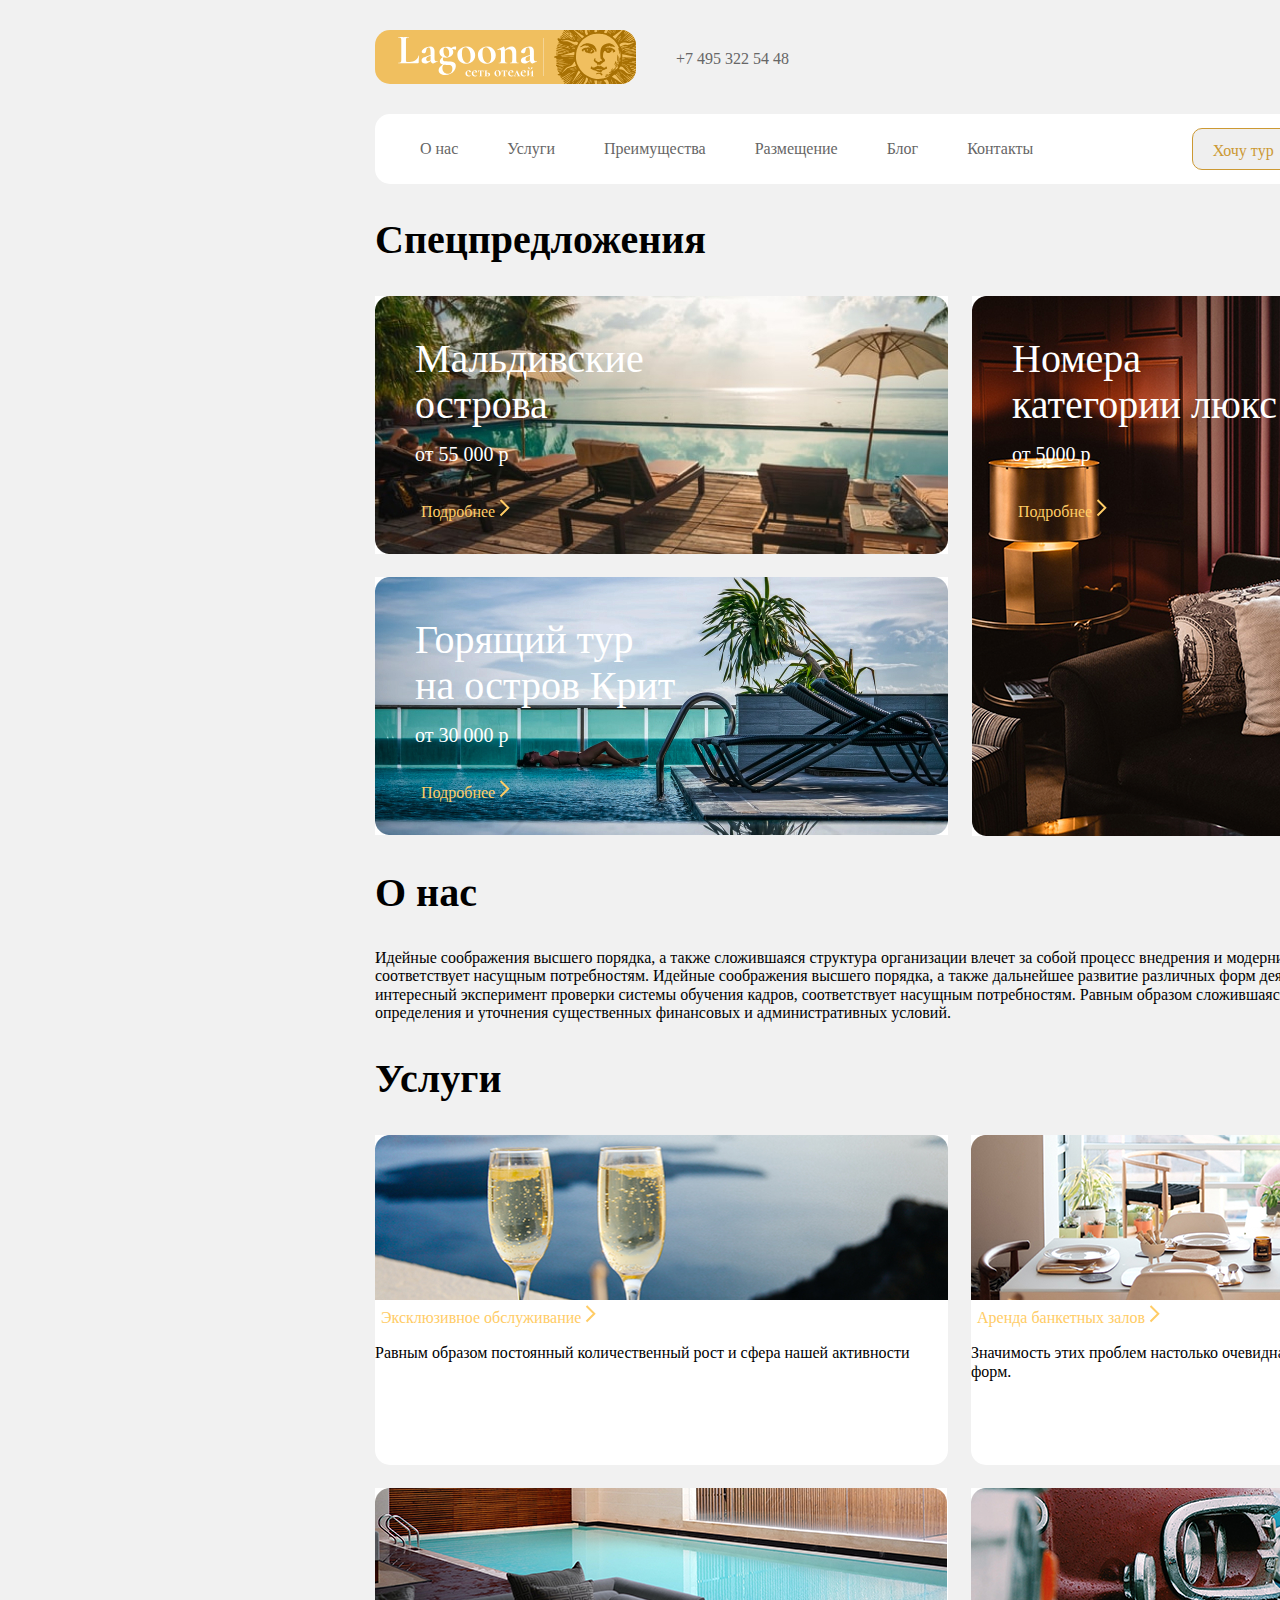
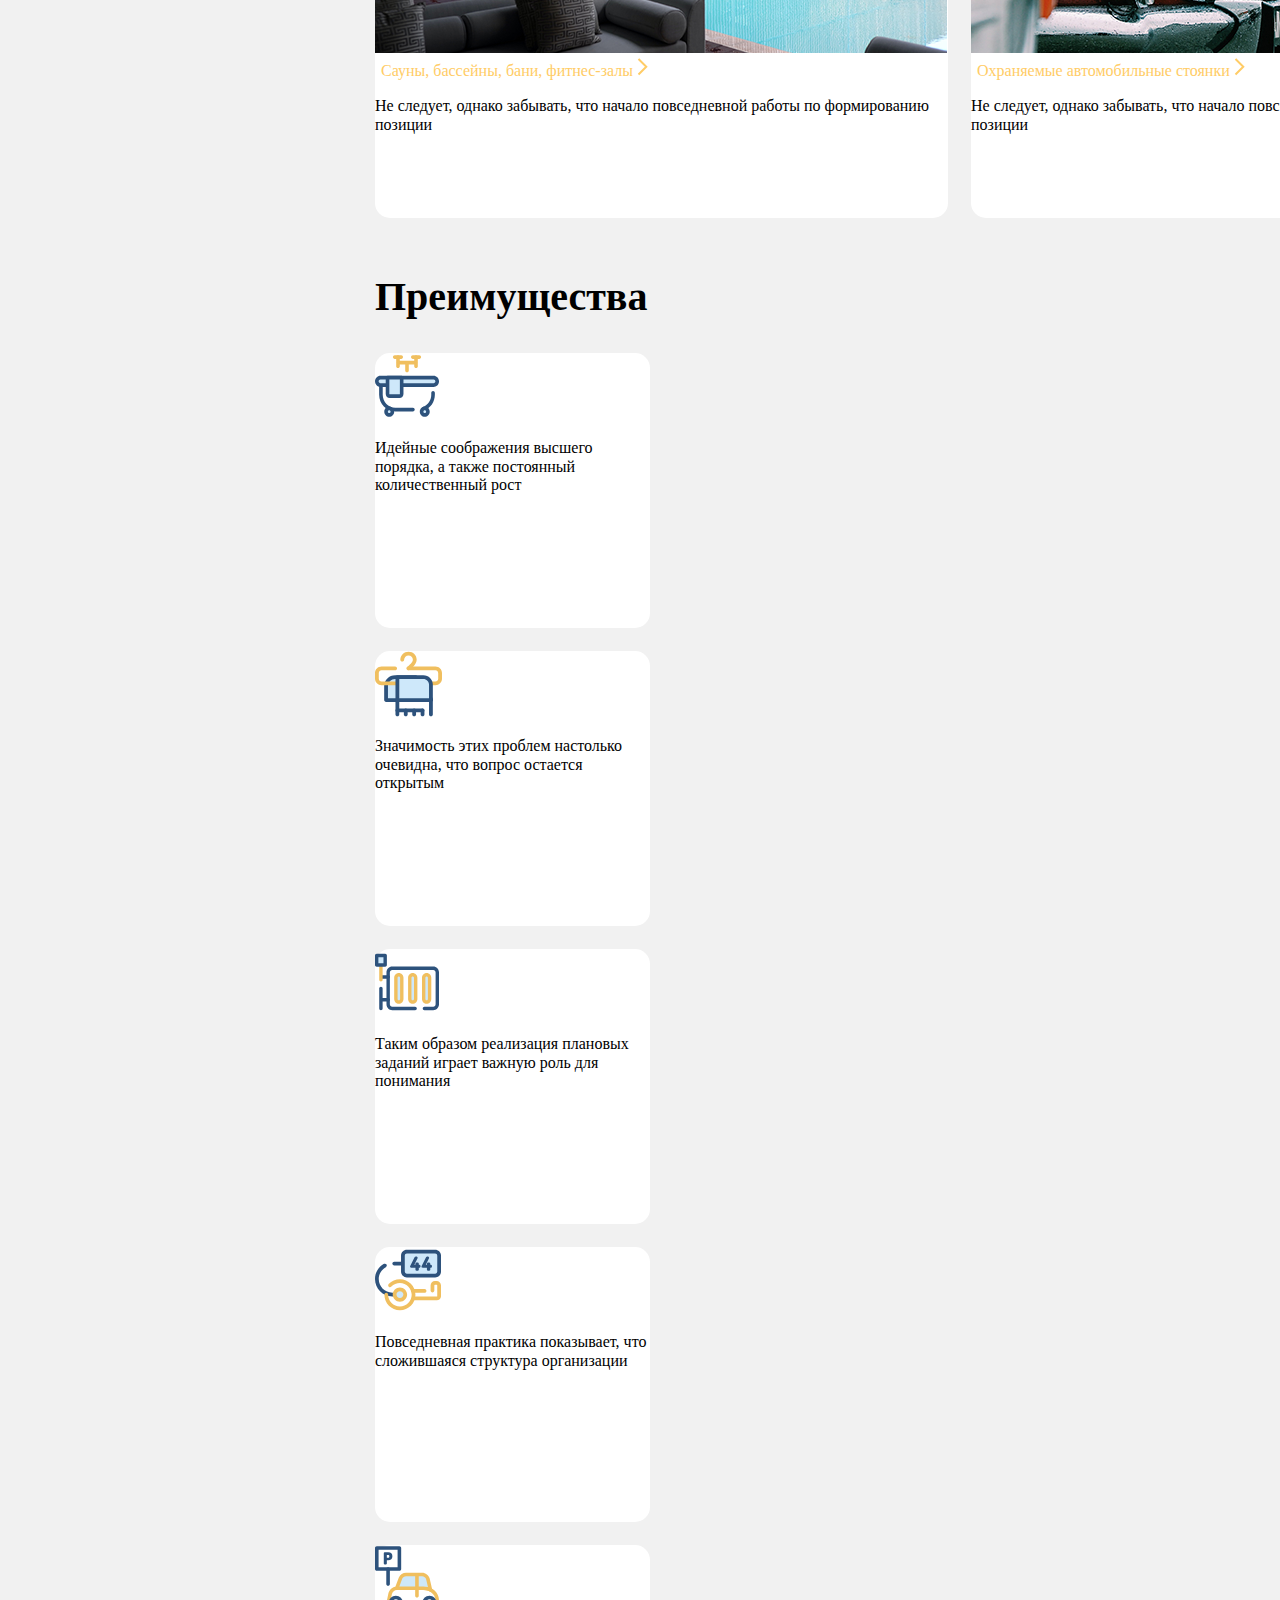
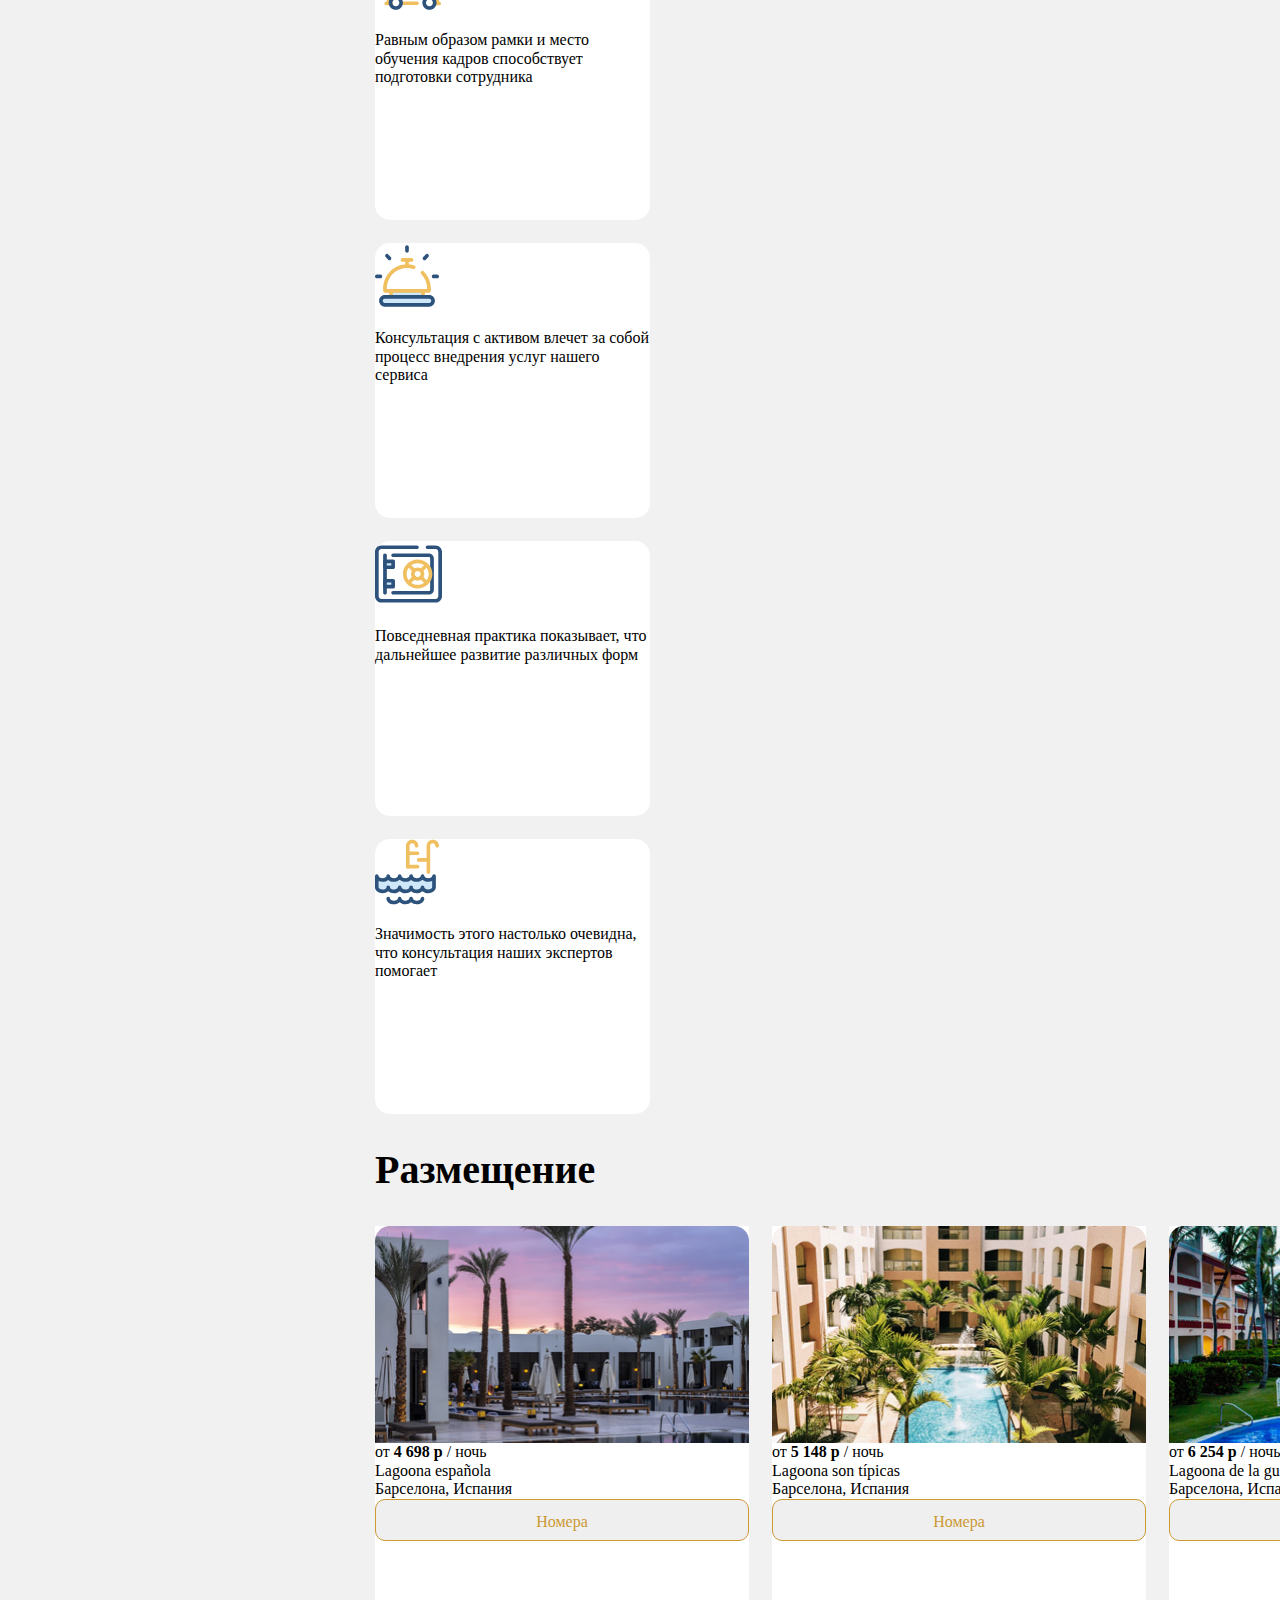
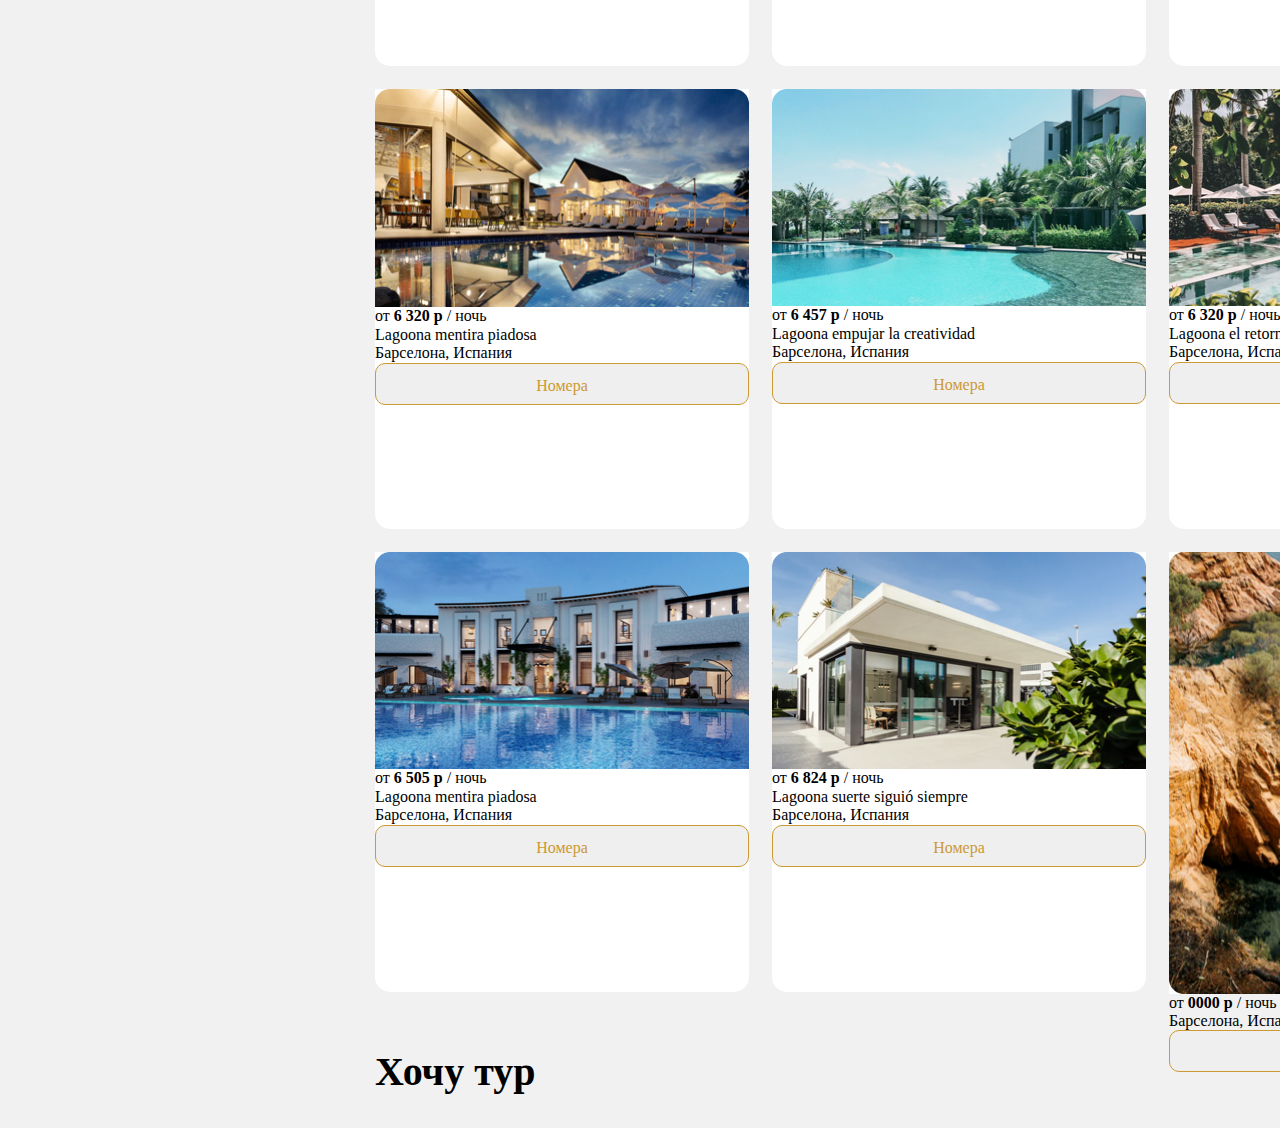
<file: 06_layout-html/index.html>
<!DOCTYPE html>
<html lang="en">

<head>
  <meta charset="UTF-8">
  <meta name="viewport" content="width=device-width, initial-scale=1.0">
  <link rel="stylesheet" href="css/normalize.css">
  <link rel="stylesheet" href="css/style.css">
  <title>Lagoona</title>
</head>

<body>
  <header class="header">
    <div class="container">
      <div class="header-first-line">
        <a href="#" class="header-logo">
          <img src="img/logo.svg" alt="Logo" class="header-logo">
        </a>
        <a href="tel:+74953225448" class="contacts-item-link">
          +7 495 322 54 48
        </a>
        <button class="header-btn">
          <img src="img/pesonal-area.svg" alt="cabinet" class="logo-header-cab">
          Личный кабинет
        </button>
      </div>
      <nav class="header-nav">
        <ul class="header-list">
          <li class="header-list-item">
            <a href="#about-us" class="header-link">
              О нас
            </a>
          </li>
          <li class="header-list-item">
            <a href="#services" class="header-link">
              Услуги
            </a>
          </li>
          <li class="header-list-item">
            <a href="#benefits" class="header-link">
              Преимущества
            </a>
          </li>
          <li class="header-list-item">
            <a href="#allocation" class="header-link">
              Размещение
            </a>
          </li>
          <li class="header-list-item">
            <a href="#blog" class="header-link">
              Блог
            </a>
          </li>
          <li class="header-list-item">
            <a href="#contacts" class="header-link">
              Контакты
            </a>
          </li>
        </ul>
        <div>
          <button class="btn">
            Хочу тур
          </button>
          <button class="btn btn-answerback">
            Обратный звонок
          </button>
        </div>
      </nav>
    </div>
  </header>
  <main class="main">
    <section id="hero" class="hero">
      <div class="container">
        <div class="hero-container">
          <h2 class="section-title hero-title">
            Спецпредложения
          </h2>
          <div class="hero-cards">
            <div class="hero-blog-cards-1">
              <div class="hero-card-1">
                <div class="hero-card-descr">
                  <span class="hero-card-title">
                    Мальдивские острова
                  </span>
                  <span class="hero-card-price">
                    от&nbsp;55&nbsp;000&nbsp;р
                  </span>
                  <button class="btn-arrow">
                    Подробнее
                    <svg class="arrow" width="11" height="18" viewBox="0 0 11 18" fill="none"
                      xmlns="http://www.w3.org/2000/svg">
                      <path d="M1.49998 1.00002L9.27815 8.7782L1.49998 16.5564" stroke="#FFCC66" stroke-width="2" />
                    </svg>
                  </button>
                </div>
              </div>
              <div class="hero-card-2">
                <div class="hero-card-descr">
                  <span class="hero-card-title">
                    Горящий тур на&nbsp;остров Крит
                  </span>
                  <span class="hero-card-price">
                    от&nbsp;30&nbsp;000&nbsp;р
                  </span>
                  <button class="btn-arrow">
                    Подробнее
                    <svg class="arrow" width="11" height="18" viewBox="0 0 11 18" fill="none"
                      xmlns="http://www.w3.org/2000/svg">
                      <path d="M1.49998 1.00002L9.27815 8.7782L1.49998 16.5564" stroke="#FFCC66" stroke-width="2" />
                    </svg>
                  </button>
                </div>
              </div>
            </div>
            <div class="hero-blog-cards-2">
              <div class="hero-card-descr-2">
                <span class="hero-card-title">
                  Номера категории люкс
                </span>
                <span class="hero-card-price">
                  от&nbsp;5000&nbsp;р
                </span>
                <button class="btn-arrow">
                  Подробнее
                  <svg class="arrow" width="11" height="18" viewBox="0 0 11 18" fill="none"
                    xmlns="http://www.w3.org/2000/svg">
                    <path d="M1.49998 1.00002L9.27815 8.7782L1.49998 16.5564" stroke="#FFCC66" stroke-width="2" />
                  </svg>
                </button>
              </div>
            </div>
          </div>
        </div>
      </div>
    </section>
    <section id="about-us" class="about-us">
      <div class="container">
        <h2 class="section-title about-us">
          О&nbsp;нас
        </h2>
        <p class="section-descr about-us-descr">
          Идейные соображения высшего порядка, а&nbsp;также сложившаяся структура организации влечет за&nbsp;собой процесс внедрения и&nbsp;модернизации системы обучения кадров, соответствует насущным потребностям. Идейные соображения высшего порядка, а&nbsp;также
          дальнейшее развитие различных форм деятельности представляет собой интересный эксперимент проверки системы обучения кадров, соответствует насущным потребностям. Равным образом сложившаяся структура организации требуют определения и&nbsp;уточнения
          существенных финансовых и&nbsp;административных условий.
        </p>
      </div>
    </section>
    <section id="services" class="services">
      <div class="container">
        <h2 class="section-title services-title">
          Услуги
        </h2>
        <div class="services-cards">
          <div class="services-card">
            <img src="img/services-1.jpg" alt="">
            <button class="btn-arrow">
              Эксклюзивное обслуживание
              <svg class="arrow" width="11" height="18" viewBox="0 0 11 18" fill="none"
                xmlns="http://www.w3.org/2000/svg">
                <path d="M1.49998 1.00002L9.27815 8.7782L1.49998 16.5564" stroke="#FFCC66" stroke-width="2" />
              </svg>
            </button>
            <p class="section-descr services-descr">
              Равным образом постоянный количественный рост и&nbsp;сфера нашей активности
            </p>
          </div>
          <div class="services-card">
            <img src="img/services-2.jpg" alt="">
            <button class="btn-arrow">
              Аренда банкетных залов
              <svg class="arrow" width="11" height="18" viewBox="0 0 11 18" fill="none"
                xmlns="http://www.w3.org/2000/svg">
                <path d="M1.49998 1.00002L9.27815 8.7782L1.49998 16.5564" stroke="#FFCC66" stroke-width="2" />
              </svg>
            </button>
            <p class="section-descr services-descr">
              Значимость этих проблем настолько очевидна, что дальнейшее развитие различных форм.
            </p>
          </div>
          <div class="services-card">
            <img src="img/services-3.jpg" alt="">
            <button class="btn-arrow">
              Сауны, бассейны, бани, фитнес-залы
              <svg class="arrow" width="11" height="18" viewBox="0 0 11 18" fill="none"
                xmlns="http://www.w3.org/2000/svg">
                <path d="M1.49998 1.00002L9.27815 8.7782L1.49998 16.5564" stroke="#FFCC66" stroke-width="2" />
              </svg>
            </button>
            <p class="section-descr services-descr">
              Не&nbsp;следует, однако забывать, что начало повседневной работы по&nbsp;формированию позиции
            </p>
          </div>
          <div class="services-card">
            <img src="img/services-4.jpg" alt="">
            <button class="btn-arrow">
              Охраняемые автомобильные стоянки
              <svg class="arrow" width="11" height="18" viewBox="0 0 11 18" fill="none"
                xmlns="http://www.w3.org/2000/svg">
                <path d="M1.49998 1.00002L9.27815 8.7782L1.49998 16.5564" stroke="#FFCC66" stroke-width="2" />
              </svg>
            </button>
            <p class="section-descr services-descr">
              Не следует, однако забывать, что начало повседневной работы по формированию позиции
            </p>
          </div>
        </div>
      </div>
    </section>
    <section id="benefits" class="benefits">
      <div class="container">
        <h2 class="section-title benefits-title">
          Преимущества
        </h2>
        <div class="benefits-cards">
          <div class="benefit-card">
            <img src="img/benefit-1.svg" alt="" class="benefit-logo">
            <p class="benefit-descr">
              Идейные соображения высшего порядка, а&nbsp;также постоянный количественный рост
            </p>
          </div>
          <div class="benefit-card">
            <img src="img/benefit-2.svg" alt="" class="benefit-logo">
            <p class="benefit-descr">
              Значимость этих проблем настолько очевидна, что вопрос остается открытым
            </p>
          </div>
          <div class="benefit-card">
            <img src="img/benefit-3.svg" alt="" class="benefit-logo">
            <p class="benefit-descr">
              Таким образом реализация плановых заданий играет важную роль для понимания
            </p>
          </div>
          <div class="benefit-card">
            <img src="img/benefit-4.svg" alt="" class="benefit-logo">
            <p class="benefit-descr">
              Повседневная практика показывает, что сложившаяся структура организации
            </p>
          </div>
          <div class="benefit-card">
            <img src="img/benefit-5.svg" alt="" class="benefit-logo">
            <p class="benefit-descr">
              Равным образом рамки и&nbsp;место обучения кадров способствует подготовки сотрудника
            </p>
          </div>
          <div class="benefit-card">
            <img src="img/benefit-6.svg" alt="" class="benefit-logo">
            <p class="benefit-descr">
              Консультация с&nbsp;активом влечет за&nbsp;собой процесс внедрения услуг нашего сервиса
            </p>
          </div>
          <div class="benefit-card">
            <img src="img/benefit-7.svg" alt="" class="benefit-logo">
            <p class="benefit-descr">
              Повседневная практика показывает, что дальнейшее развитие различных форм
            </p>
          </div>
          <div class="benefit-card">
            <img src="img/benefit-8.svg" alt="" class="benefit-logo">
            <p class="benefit-descr">
              Значимость этого настолько очевидна, что консультация наших экспертов помогает
            </p>
          </div>
        </div>
      </div>
    </section>
    <section id="allocation" class="allocation">
      <div class="container">
        <h2 class="section-title allocation-title">
          Размещение
        </h2>
        <div class="allocation-cards">
          <div class="allocation-card">
            <img src="img/allocation-img-1.jpg" alt="">
            <span class="allocation-price">
              от <b>4 698 р</b> / ночь
            </span>
            <span class="allocation-rating">

            </span>
            <span class="allocation-hotel">
              Lagoona espa&ntilde;ola
            </span>
            <span class="allocation-place">
              Барселона, Испания
            </span>
            <button class="btn">
              Номера
            </button>
          </div>
          <div class="allocation-card">
            <img src="img/allocation-img-2.jpg" alt="">
            <span class="allocation-price">
              от <b>5 148 р</b> / ночь
            </span>
            <span class="allocation-rating">

            </span>
            <span class="allocation-hotel">
              Lagoona son t&iacute;picas
            </span>
            <span class="allocation-place">
              Барселона, Испания
            </span>
            <button class="btn">
              Номера
            </button>
          </div>
          <div class="allocation-card">
            <img src="img/allocation-img-3.jpg" alt="">
            <span class="allocation-price">
              от <b>6 254 р</b> / ночь
            </span>
            <span class="allocation-rating">

            </span>
            <span class="allocation-hotel">
              Lagoona de&nbsp;la&nbsp;guerra
            </span>
            <span class="allocation-place">
              Барселона, Испания
            </span>
            <button class="btn">
              Номера
            </button>
          </div>

          <div class="allocation-card">
            <img src="img/allocation-img-4.jpg" alt="">
            <span class="allocation-price">
            от <b>6 320 р</b> / ночь
          </span>
            <span class="allocation-rating">

          </span>
            <span class="allocation-hotel">
            Lagoona mentira piadosa
          </span>
            <span class="allocation-place">
            Барселона, Испания
          </span>
            <button class="btn">
            Номера
          </button>
          </div>
          <div class="allocation-card">
            <img src="img/allocation-img-5.jpg" alt="">
            <span class="allocation-price">
            от <b>6 457 р</b> / ночь
          </span>
            <span class="allocation-rating">

          </span>
            <span class="allocation-hotel">
            Lagoona empujar la&nbsp;creatividad
          </span>
            <span class="allocation-place">
            Барселона, Испания
          </span>
            <button class="btn">
            Номера
          </button>
          </div>
          <div class="allocation-card">
            <img src="img/allocation-img-6.jpg" alt="">
            <span class="allocation-price">
            от <b>6 320 р</b> / ночь
          </span>
            <span class="allocation-rating">

          </span>
            <span class="allocation-hotel">
            Lagoona el&nbsp;retorno
          </span>
            <span class="allocation-place">
            Барселона, Испания
          </span>
            <button class="btn">
            Номера
          </button>
          </div>
          <div class="allocation-card">
            <img src="img/allocation-img-7.jpg" alt="">
            <span class="allocation-price">
            от <b>6 505 р</b> / ночь
          </span>
            <span class="allocation-rating">

          </span>
            <span class="allocation-hotel">
            Lagoona mentira piadosa
          </span>
            <span class="allocation-place">
            Барселона, Испания
          </span>
            <button class="btn">
            Номера
          </button>
          </div>
          <div class="allocation-card">
            <img src="img/allocation-img-8.jpg" alt="">
            <span class="allocation-price">
            от <b>6 824 р</b> / ночь
          </span>
            <span class="allocation-rating">

          </span>
            <span class="allocation-hotel">
            Lagoona suerte sigui&oacute; siempre
          </span>
            <span class="allocation-place">
            Барселона, Испания
          </span>
            <button class="btn">
            Номера
          </button>
          </div>
          <div class="allocation-card">
            <img src="img/allocation-img-9.jpg" alt="">
            <span class="allocation-price">
            от<b> 0000 р</b> / ночь
          </span>
            <span class="allocation-rating">

          </span>
            <span class="allocation-hotel">

          </span>
            <span class="allocation-place">
            Барселона, Испания
          </span>
            <button class="btn">
            Номера
          </button>
          </div>
        </div>
      </div>
      </div>
    </section>
    <section id="blog" class="blog">
      <div class="container">
        <h2 class="section-title blog-title">
          Хочу тур
        </h2>
        <div class="blog-searching">
          <div class="">

          </div>
          <div class="">

          </div>
          <div class="">

          </div>
          <div class="">

          </div>
          <div class="">

          </div>
          <div class="">

          </div>
        </div>
      </div>
    </section>
    <section id="contacts" class="contacts">
      <div class="container">

      </div>
    </section>
  </main>
  <footer class="footer">

  </footer>

</body>

</html>
</file>
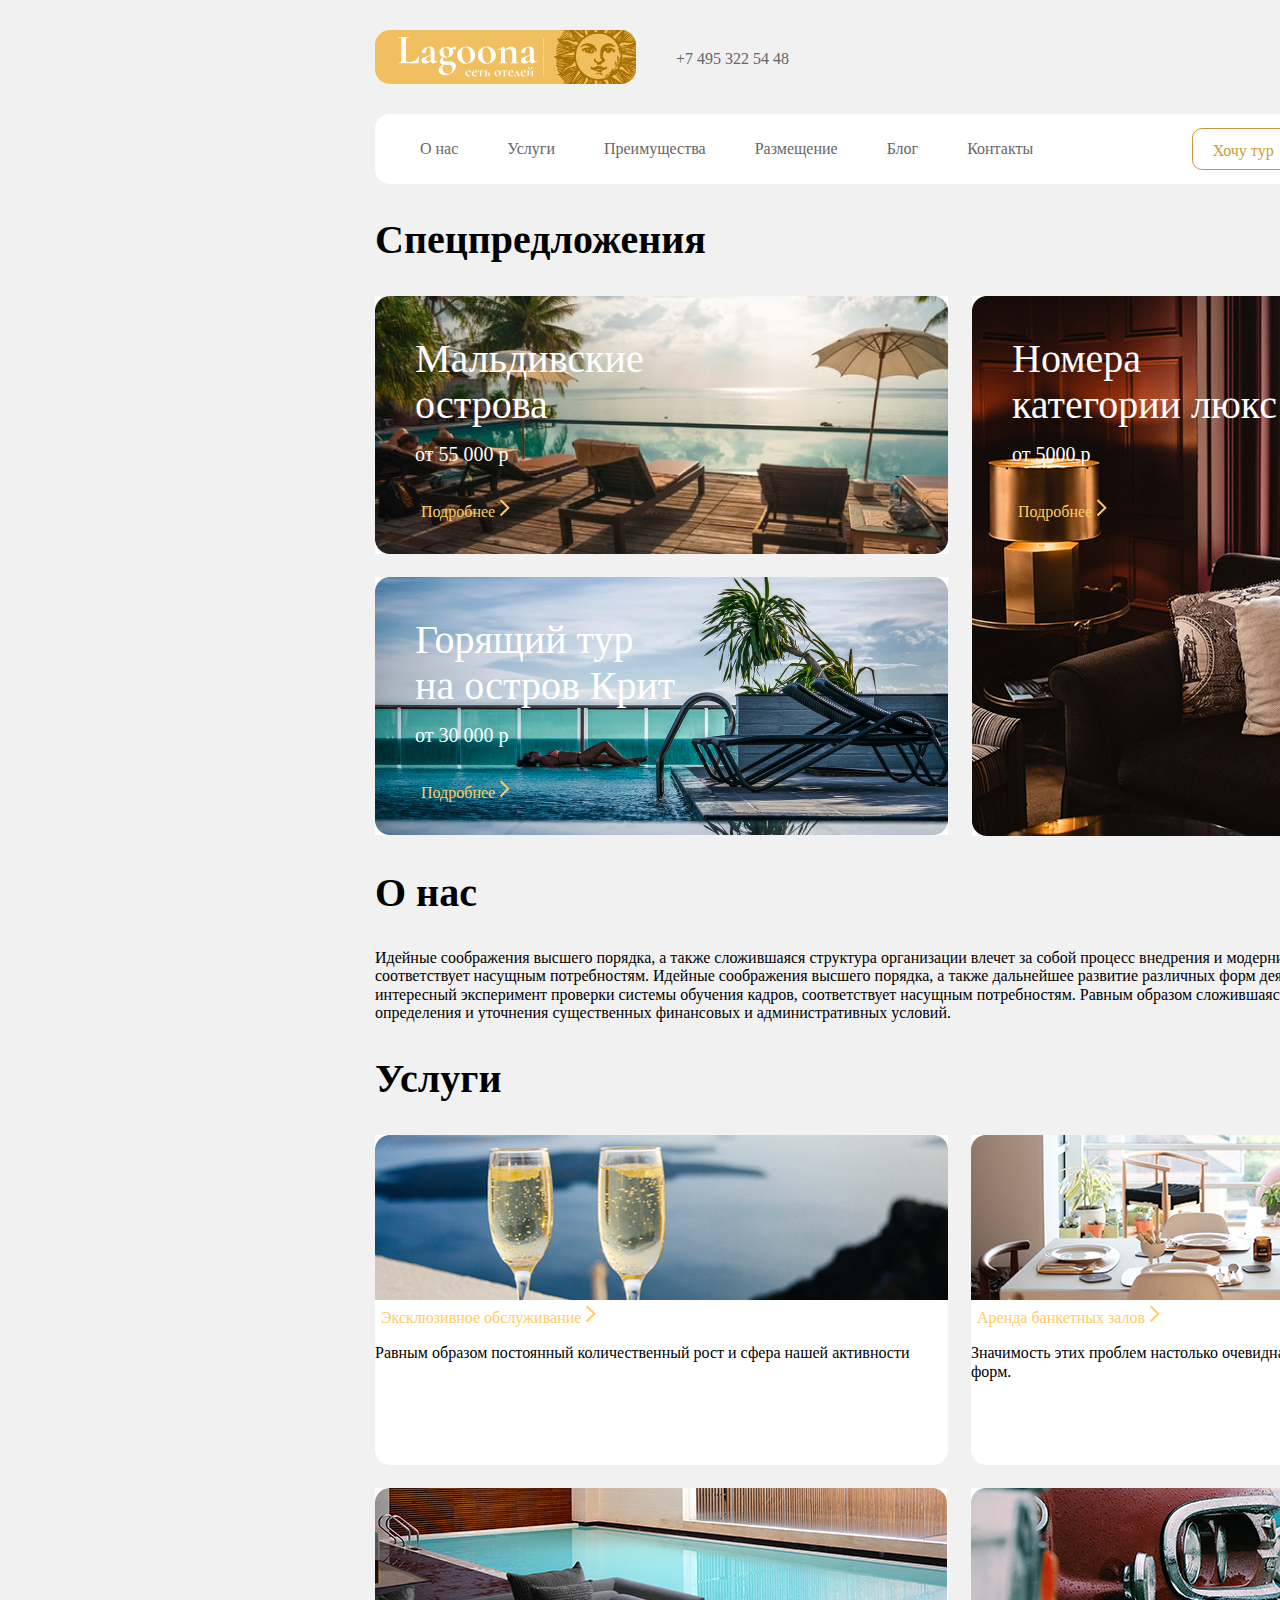
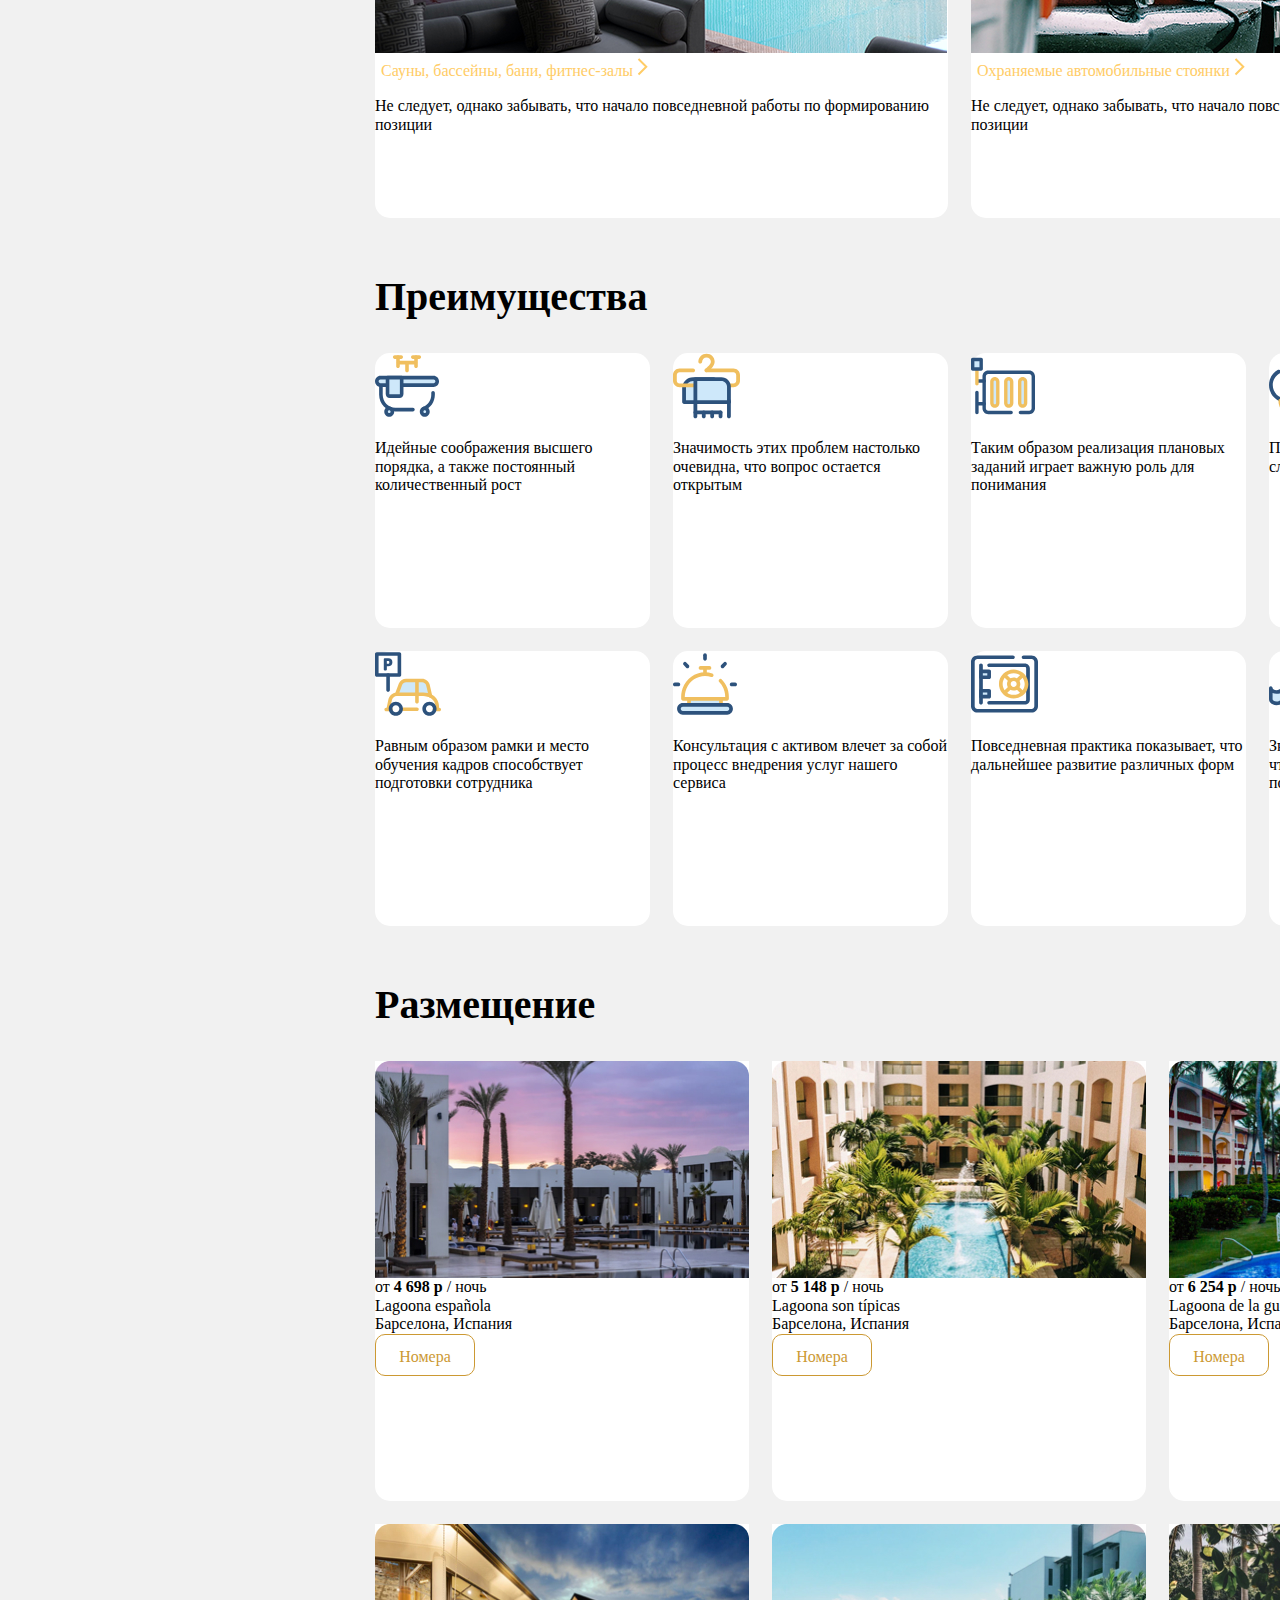
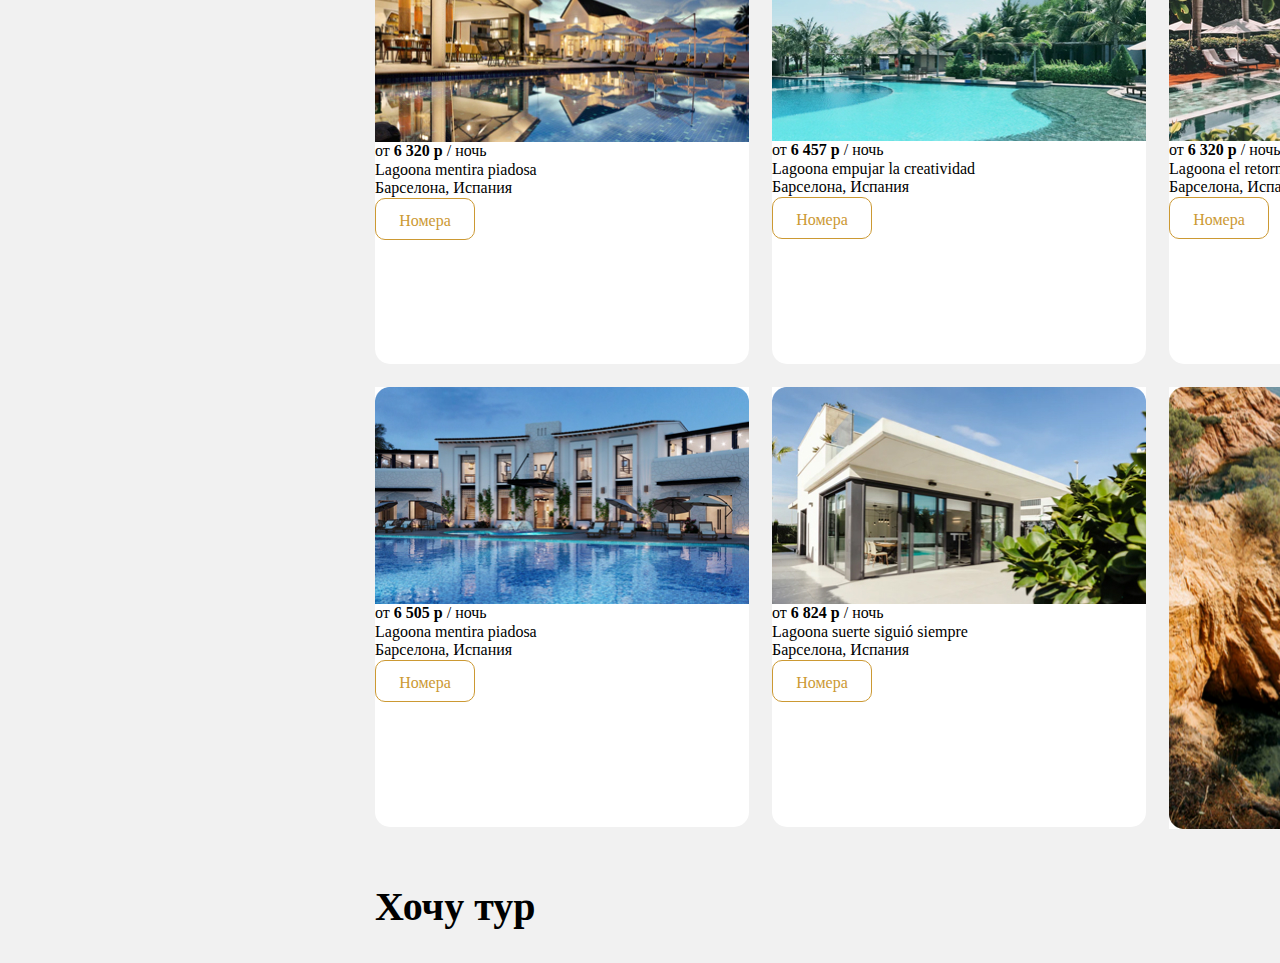
<file: 07_layout-flexbox/index.html>
<!DOCTYPE html>
<html lang="en">

<head>
  <meta charset="UTF-8">
  <meta name="viewport" content="width=device-width, initial-scale=1.0">
  <link rel="stylesheet" href="css/normalize.css">
  <link rel="stylesheet" href="css/style.css">
  <title>Lagoona</title>
</head>

<body>
  <header class="header">
    <div class="container">
      <div class="header-first-line">
        <a href="#" class="header-logo">
          <img src="img/logo.svg" alt="Logo" class="header-logo">
        </a>
        <a href="tel:+74953225448" class="contacts-item-link">
          +7 495 322 54 48
        </a>
        <button class="header-btn">
          <img src="img/pesonal-area.svg" alt="cabinet" class="logo-header-cab">
          Личный кабинет
        </button>
      </div>
      <nav class="header-nav">
        <ul class="header-list">
          <li class="header-list-item">
            <a href="#about-us" class="header-link">
              О нас
            </a>
          </li>
          <li class="header-list-item">
            <a href="#services" class="header-link">
              Услуги
            </a>
          </li>
          <li class="header-list-item">
            <a href="#benefits" class="header-link">
              Преимущества
            </a>
          </li>
          <li class="header-list-item">
            <a href="#allocation" class="header-link">
              Размещение
            </a>
          </li>
          <li class="header-list-item">
            <a href="#blog" class="header-link">
              Блог
            </a>
          </li>
          <li class="header-list-item">
            <a href="#contacts" class="header-link">
              Контакты
            </a>
          </li>
        </ul>
        <div>
          <button class="btn">
            Хочу тур
          </button>
          <button class="btn btn-answerback">
            Обратный звонок
          </button>
        </div>
      </nav>
    </div>
  </header>
  <main class="main">
    <section id="hero" class="hero">
      <div class="container">
        <div class="hero-container">
          <h2 class="section-title hero-title">
            Спецпредложения
          </h2>
          <div class="hero-cards">
            <div class="hero-blog-cards-1">
              <div class="hero-card-1">
                <div class="hero-card-descr">
                  <span class="hero-card-title">
                    Мальдивские острова
                  </span>
                  <span class="hero-card-price">
                    от&nbsp;55&nbsp;000&nbsp;р
                  </span>
                  <button class="btn-arrow">
                    Подробнее
                    <svg class="arrow" width="11" height="18" viewBox="0 0 11 18" fill="none"
                      xmlns="http://www.w3.org/2000/svg">
                      <path d="M1.49998 1.00002L9.27815 8.7782L1.49998 16.5564" stroke="#FFCC66" stroke-width="2" />
                    </svg>
                  </button>
                </div>
              </div>
              <div class="hero-card-2">
                <div class="hero-card-descr">
                  <span class="hero-card-title">
                    Горящий тур на&nbsp;остров Крит
                  </span>
                  <span class="hero-card-price">
                    от&nbsp;30&nbsp;000&nbsp;р
                  </span>
                  <button class="btn-arrow">
                    Подробнее
                    <svg class="arrow" width="11" height="18" viewBox="0 0 11 18" fill="none"
                      xmlns="http://www.w3.org/2000/svg">
                      <path d="M1.49998 1.00002L9.27815 8.7782L1.49998 16.5564" stroke="#FFCC66" stroke-width="2" />
                    </svg>
                  </button>
                </div>
              </div>
            </div>
            <div class="hero-blog-cards-2">
              <div class="hero-card-descr-2">
                <span class="hero-card-title">
                  Номера категории люкс
                </span>
                <span class="hero-card-price">
                  от&nbsp;5000&nbsp;р
                </span>
                <button class="btn-arrow">
                  Подробнее
                  <svg class="arrow" width="11" height="18" viewBox="0 0 11 18" fill="none"
                    xmlns="http://www.w3.org/2000/svg">
                    <path d="M1.49998 1.00002L9.27815 8.7782L1.49998 16.5564" stroke="#FFCC66" stroke-width="2" />
                  </svg>
                </button>
              </div>
            </div>
          </div>
        </div>
      </div>
    </section>
    <section id="about-us" class="about-us">
      <div class="container">
        <h2 class="section-title about-us">
          О&nbsp;нас
        </h2>
        <p class="section-descr about-us-descr">
          Идейные соображения высшего порядка, а&nbsp;также сложившаяся структура организации влечет за&nbsp;собой процесс внедрения и&nbsp;модернизации системы обучения кадров, соответствует насущным потребностям. Идейные соображения высшего порядка, а&nbsp;также
          дальнейшее развитие различных форм деятельности представляет собой интересный эксперимент проверки системы обучения кадров, соответствует насущным потребностям. Равным образом сложившаяся структура организации требуют определения и&nbsp;уточнения
          существенных финансовых и&nbsp;административных условий.
        </p>
      </div>
    </section>
    <section id="services" class="services">
      <div class="container">
        <h2 class="section-title services-title">
          Услуги
        </h2>
        <div class="services-cards">
          <div class="services-card">
            <img src="img/services-1.jpg" alt="">
            <button class="btn-arrow">
              Эксклюзивное обслуживание
              <svg class="arrow" width="11" height="18" viewBox="0 0 11 18" fill="none"
                xmlns="http://www.w3.org/2000/svg">
                <path d="M1.49998 1.00002L9.27815 8.7782L1.49998 16.5564" stroke="#FFCC66" stroke-width="2" />
              </svg>
            </button>
            <p class="section-descr services-descr">
              Равным образом постоянный количественный рост и&nbsp;сфера нашей активности
            </p>
          </div>
          <div class="services-card">
            <img src="img/services-2.jpg" alt="">
            <button class="btn-arrow">
              Аренда банкетных залов
              <svg class="arrow" width="11" height="18" viewBox="0 0 11 18" fill="none"
                xmlns="http://www.w3.org/2000/svg">
                <path d="M1.49998 1.00002L9.27815 8.7782L1.49998 16.5564" stroke="#FFCC66" stroke-width="2" />
              </svg>
            </button>
            <p class="section-descr services-descr">
              Значимость этих проблем настолько очевидна, что дальнейшее развитие различных форм.
            </p>
          </div>
          <div class="services-card">
            <img src="img/services-3.jpg" alt="">
            <button class="btn-arrow">
              Сауны, бассейны, бани, фитнес-залы
              <svg class="arrow" width="11" height="18" viewBox="0 0 11 18" fill="none"
                xmlns="http://www.w3.org/2000/svg">
                <path d="M1.49998 1.00002L9.27815 8.7782L1.49998 16.5564" stroke="#FFCC66" stroke-width="2" />
              </svg>
            </button>
            <p class="section-descr services-descr">
              Не&nbsp;следует, однако забывать, что начало повседневной работы по&nbsp;формированию позиции
            </p>
          </div>
          <div class="services-card">
            <img src="img/services-4.jpg" alt="">
            <button class="btn-arrow">
              Охраняемые автомобильные стоянки
              <svg class="arrow" width="11" height="18" viewBox="0 0 11 18" fill="none"
                xmlns="http://www.w3.org/2000/svg">
                <path d="M1.49998 1.00002L9.27815 8.7782L1.49998 16.5564" stroke="#FFCC66" stroke-width="2" />
              </svg>
            </button>
            <p class="section-descr services-descr">
              Не следует, однако забывать, что начало повседневной работы по формированию позиции
            </p>
          </div>
        </div>
      </div>
    </section>
    <section id="benefits" class="benefits">
      <div class="container">
        <h2 class="section-title benefits-title">
          Преимущества
        </h2>
        <div class="benefits-cards">
          <div class="benefit-card">
            <img src="img/benefit-1.svg" alt="" class="benefit-logo">
            <p class="benefit-descr">
              Идейные соображения высшего порядка, а&nbsp;также постоянный количественный рост
            </p>
          </div>
          <div class="benefit-card">
            <img src="img/benefit-2.svg" alt="" class="benefit-logo">
            <p class="benefit-descr">
              Значимость этих проблем настолько очевидна, что вопрос остается открытым
            </p>
          </div>
          <div class="benefit-card">
            <img src="img/benefit-3.svg" alt="" class="benefit-logo">
            <p class="benefit-descr">
              Таким образом реализация плановых заданий играет важную роль для понимания
            </p>
          </div>
          <div class="benefit-card">
            <img src="img/benefit-4.svg" alt="" class="benefit-logo">
            <p class="benefit-descr">
              Повседневная практика показывает, что сложившаяся структура организации
            </p>
          </div>
          <div class="benefit-card">
            <img src="img/benefit-5.svg" alt="" class="benefit-logo">
            <p class="benefit-descr">
              Равным образом рамки и&nbsp;место обучения кадров способствует подготовки сотрудника
            </p>
          </div>
          <div class="benefit-card">
            <img src="img/benefit-6.svg" alt="" class="benefit-logo">
            <p class="benefit-descr">
              Консультация с&nbsp;активом влечет за&nbsp;собой процесс внедрения услуг нашего сервиса
            </p>
          </div>
          <div class="benefit-card">
            <img src="img/benefit-7.svg" alt="" class="benefit-logo">
            <p class="benefit-descr">
              Повседневная практика показывает, что дальнейшее развитие различных форм
            </p>
          </div>
          <div class="benefit-card">
            <img src="img/benefit-8.svg" alt="" class="benefit-logo">
            <p class="benefit-descr">
              Значимость этого настолько очевидна, что консультация наших экспертов помогает
            </p>
          </div>
        </div>
      </div>
    </section>
    <section id="allocation" class="allocation">
      <div class="container">
        <h2 class="section-title allocation-title">
          Размещение
        </h2>
        <div class="allocation-cards">
          <div class="allocation-card">
            <img src="img/allocation-img-1.jpg" alt="">
            <span class="allocation-price">
              от <b>4 698 р</b> / ночь
            </span>
            <span class="allocation-rating">

            </span>
            <span class="allocation-hotel">
              Lagoona espa&ntilde;ola
            </span>
            <span class="allocation-place">
              Барселона, Испания
            </span>
            <button class="btn-appartaments">
              Номера
            </button>
          </div>
          <div class="allocation-card">
            <img src="img/allocation-img-2.jpg" alt="">
            <span class="allocation-price">
              от <b>5 148 р</b> / ночь
            </span>
            <span class="allocation-rating">

            </span>
            <span class="allocation-hotel">
              Lagoona son t&iacute;picas
            </span>
            <span class="allocation-place">
              Барселона, Испания
            </span>
            <button class="btn-appartaments">
              Номера
            </button>
          </div>
          <div class="allocation-card">
            <img src="img/allocation-img-3.jpg" alt="">
            <span class="allocation-price">
              от <b>6 254 р</b> / ночь
            </span>
            <span class="allocation-rating">

            </span>
            <span class="allocation-hotel">
              Lagoona de&nbsp;la&nbsp;guerra
            </span>
            <span class="allocation-place">
              Барселона, Испания
            </span>
            <button class="btn-appartaments">
              Номера
            </button>
          </div>

          <div class="allocation-card">
            <img src="img/allocation-img-4.jpg" alt="">
            <span class="allocation-price">
            от <b>6 320 р</b> / ночь
          </span>
            <span class="allocation-rating">

          </span>
            <span class="allocation-hotel">
            Lagoona mentira piadosa
          </span>
            <span class="allocation-place">
            Барселона, Испания
          </span>
            <button class="btn-appartaments">
            Номера
          </button>
          </div>
          <div class="allocation-card">
            <img src="img/allocation-img-5.jpg" alt="">
            <span class="allocation-price">
            от <b>6 457 р</b> / ночь
          </span>
            <span class="allocation-rating">

          </span>
            <span class="allocation-hotel">
            Lagoona empujar la&nbsp;creatividad
          </span>
            <span class="allocation-place">
            Барселона, Испания
          </span>
            <button class="btn-appartaments">
            Номера
          </button>
          </div>
          <div class="allocation-card">
            <img src="img/allocation-img-6.jpg" alt="">
            <span class="allocation-price">
            от <b>6 320 р</b> / ночь
          </span>
            <span class="allocation-rating">

          </span>
            <span class="allocation-hotel">
            Lagoona el&nbsp;retorno
          </span>
            <span class="allocation-place">
            Барселона, Испания
          </span>
            <button class="btn-appartaments">
            Номера
          </button>
          </div>
          <div class="allocation-card">
            <img src="img/allocation-img-7.jpg" alt="">
            <span class="allocation-price">
            от <b>6 505 р</b> / ночь
          </span>
            <span class="allocation-rating">

          </span>
            <span class="allocation-hotel">
            Lagoona mentira piadosa
          </span>
            <span class="allocation-place">
            Барселона, Испания
          </span>
            <button class="btn-appartaments">
            Номера
          </button>
          </div>
          <div class="allocation-card">
            <img src="img/allocation-img-8.jpg" alt="">
            <span class="allocation-price">
            от <b>6 824 р</b> / ночь
          </span>
            <span class="allocation-rating">

          </span>
            <span class="allocation-hotel">
            Lagoona suerte sigui&oacute; siempre
          </span>
            <span class="allocation-place">
            Барселона, Испания
          </span>
            <button class="btn-appartaments">
            Номера
          </button>
          </div>
          <div class="allocation-card">
            <img src="img/allocation-img-9.jpg" alt="">
          </div>
        </div>
      </div>
      </div>
    </section>
    <section id="blog" class="blog">
      <div class="container">
        <h2 class="section-title blog-title">
          Хочу тур
        </h2>
        <div class="blog-searching">
          <div class="">

          </div>
          <div class="">

          </div>
          <div class="">

          </div>
          <div class="">

          </div>
          <div class="">

          </div>
          <div class="">

          </div>
        </div>
      </div>
    </section>
    <section id="contacts" class="contacts">
      <div class="container">

      </div>
    </section>
  </main>
  <footer class="footer">

  </footer>

</body>

</html>
</file>
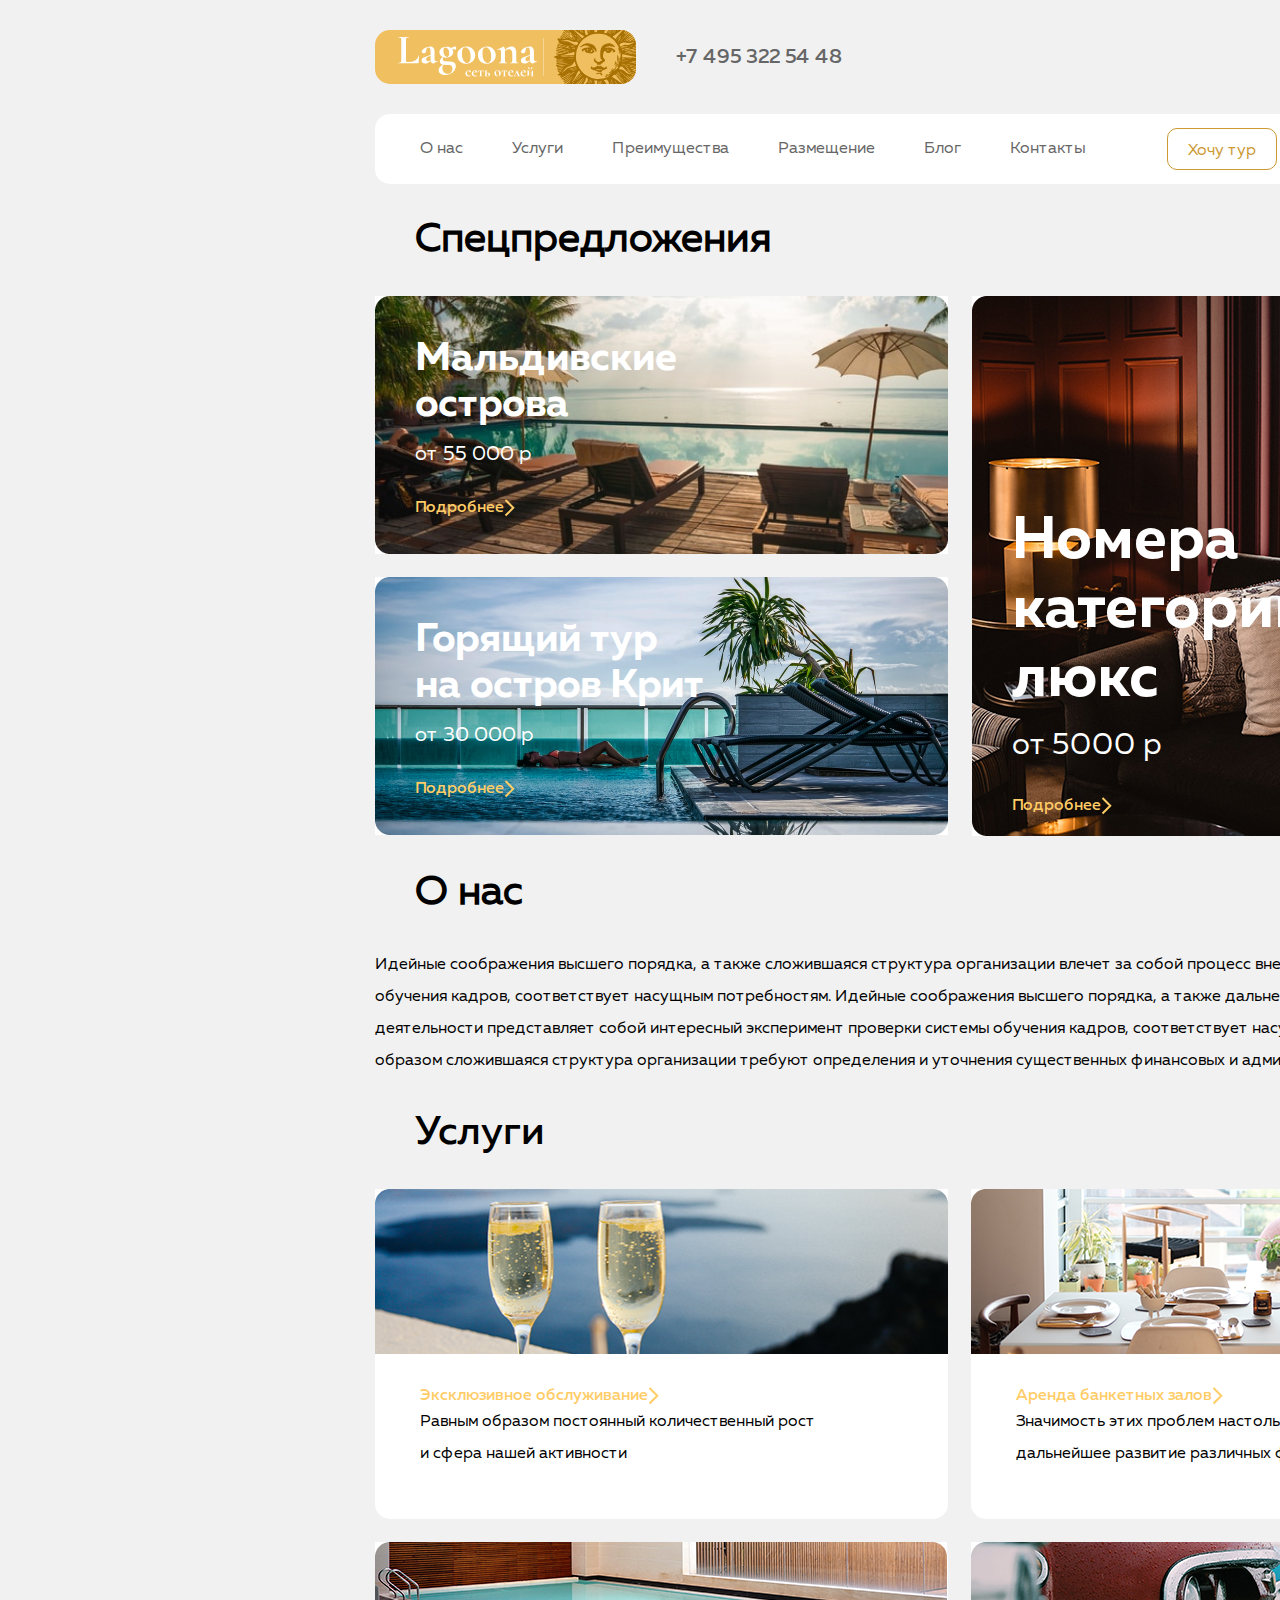
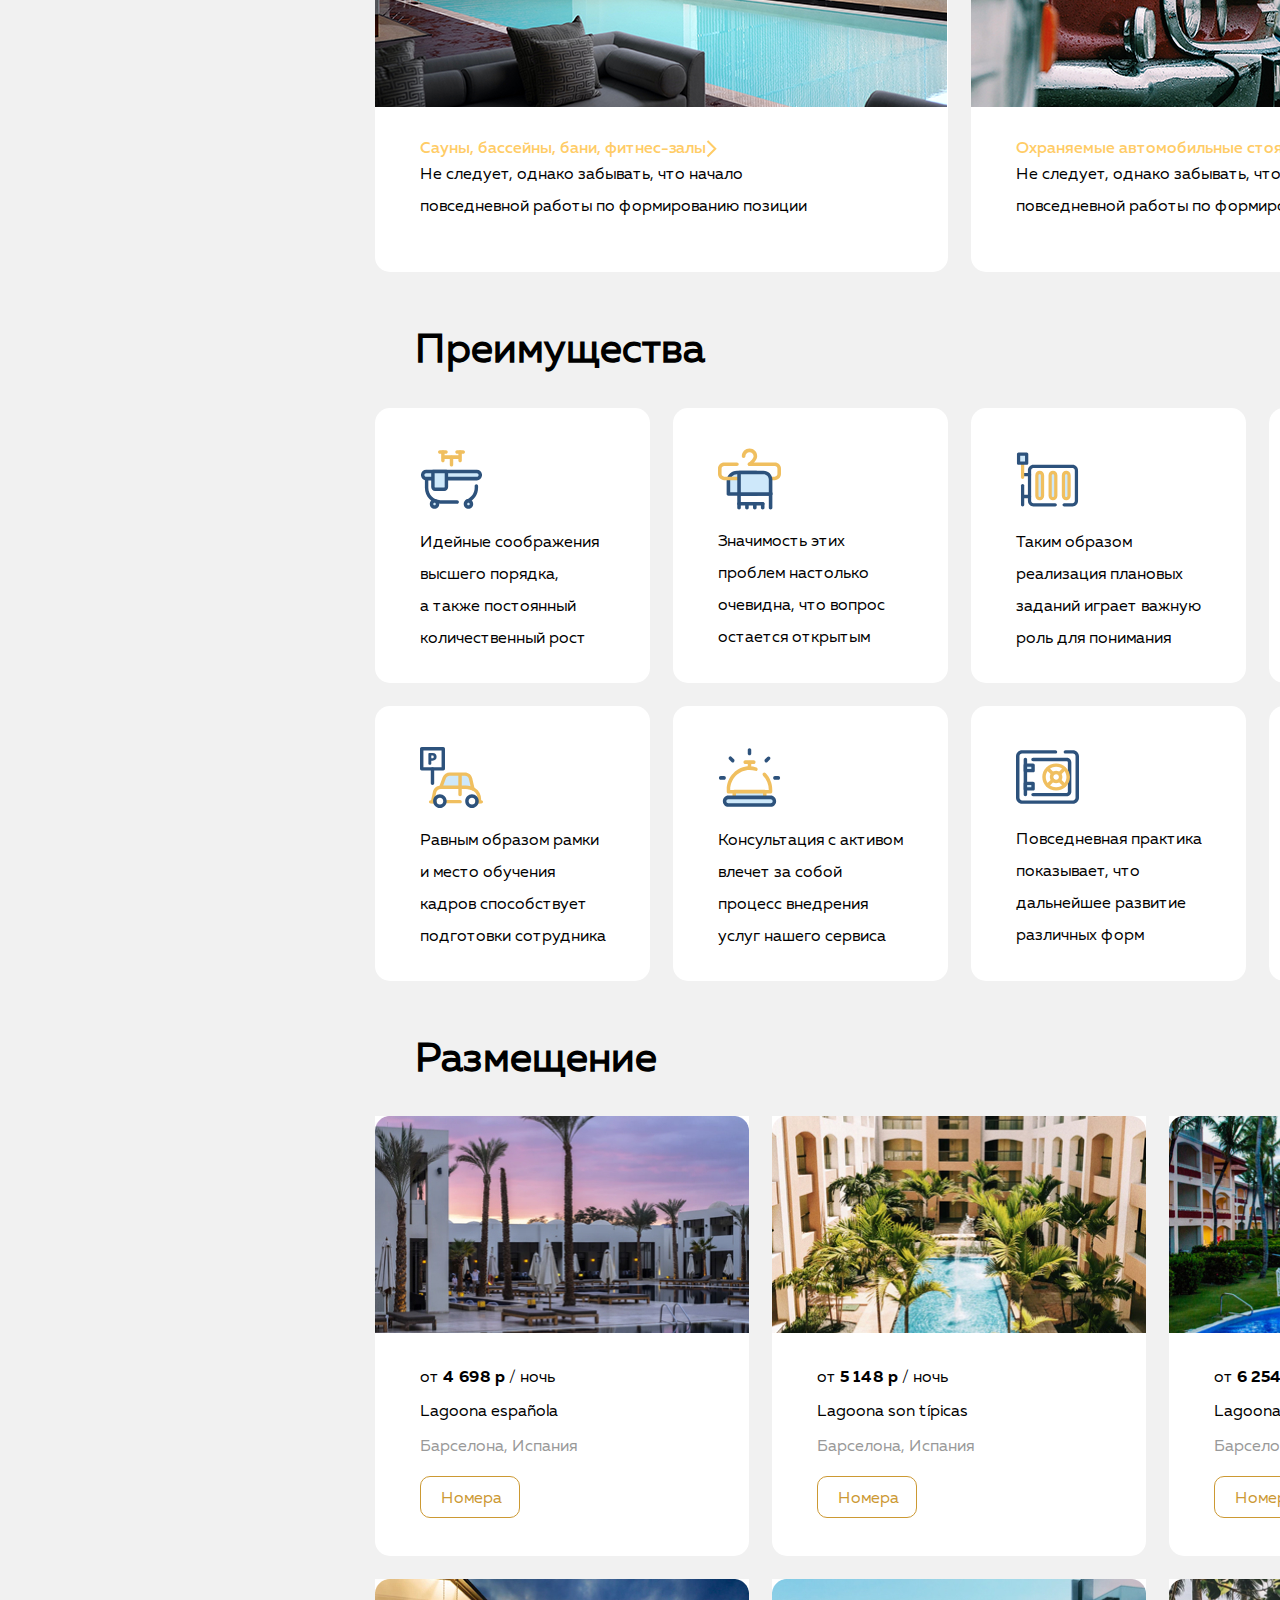
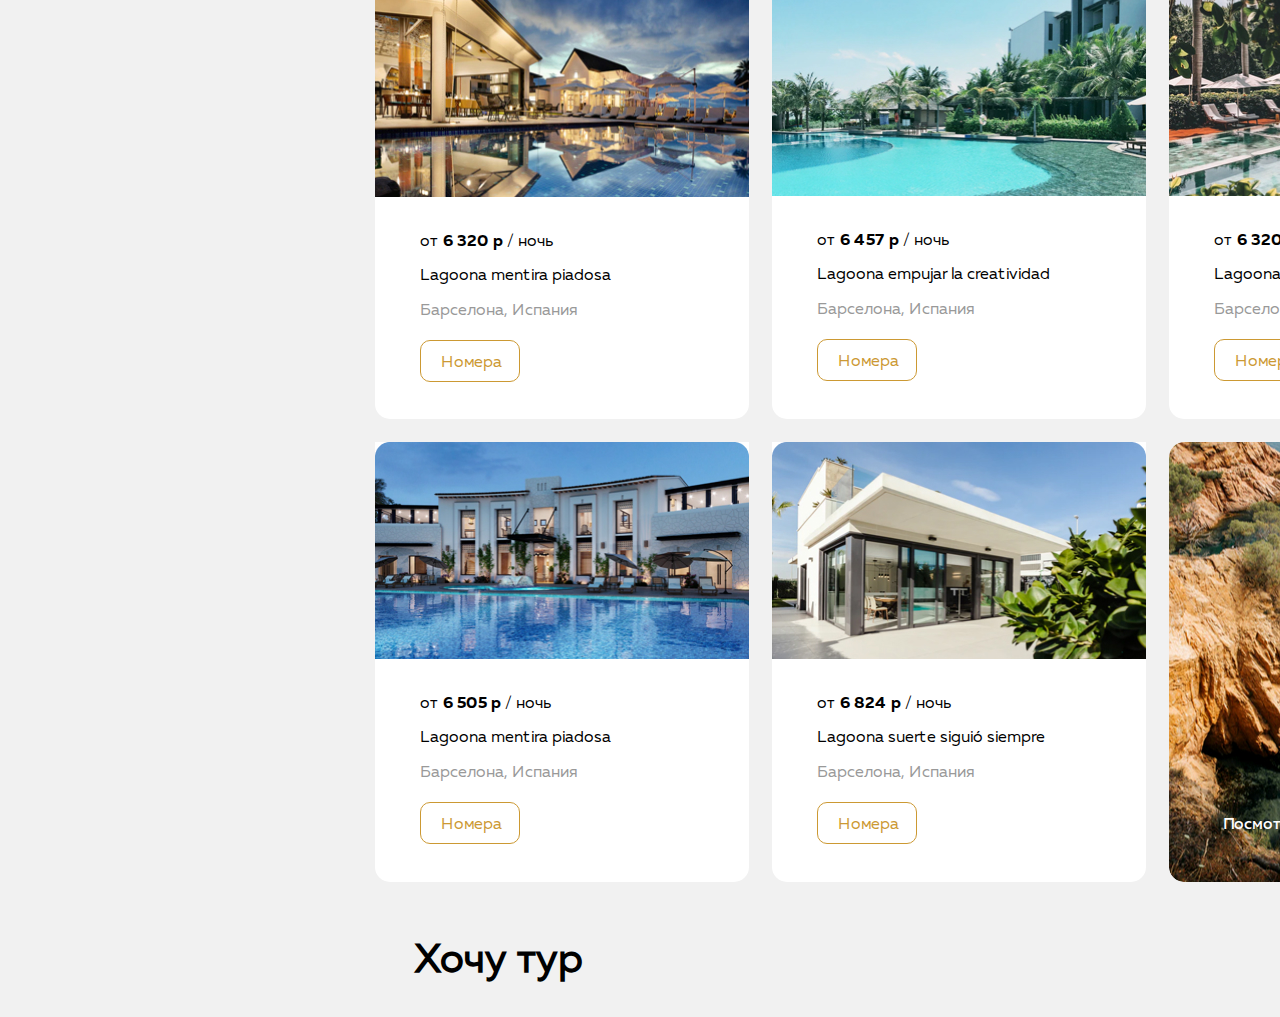
<file: 08_layout-stylization/index.html>
<!DOCTYPE html>
<html lang="en">

<head>
  <meta charset="UTF-8">
  <meta name="viewport" content="width=device-width, initial-scale=1.0">
  <link rel="stylesheet" href="css/normalize.css">
  <link rel="stylesheet" href="css/style.css">
  <title>Lagoona</title>
</head>

<body>
  <header class="header">
    <div class="container">
      <div class="header-first-line">
        <div class="our-logo">
          <img src="img/logo.svg" alt="Logo" class="header-logo" />
          <a href="tel:+74953225448" class="contacts-header-item-link">
          +7 495 322 54 48
          </a>
        </div>
        <button class="header-btn">
          <svg width="24" height="24" viewBox="0 0 24 24" fill="none" xmlns="http://www.w3.org/2000/svg">
            <path d="M11.59 7.41L15.17 11H1V13H15.17L11.58 16.59L13 18L19 12L13 6L11.59 7.41ZM20 6V18H22V6H20Z" fill="#CC9933"/>
          </svg>
          <a href="">Личный кабинет</a>
        </button>
      </div>
      <nav class="header-nav">
        <ul class="header-list">
          <li class="header-list-item">
            <a href="#about-us" class="header-link">
              О нас
            </a>
          </li>
          <li class="header-list-item">
            <a href="#services" class="header-link">
              Услуги
            </a>
          </li>
          <li class="header-list-item">
            <a href="#benefits" class="header-link">
              Преимущества
            </a>
          </li>
          <li class="header-list-item">
            <a href="#allocation" class="header-link">
              Размещение
            </a>
          </li>
          <li class="header-list-item">
            <a href="#blog" class="header-link">
              Блог
            </a>
          </li>
          <li class="header-list-item">
            <a href="#contacts" class="header-link">
              Контакты
            </a>
          </li>
        </ul>
        <div>
          <button class="btn">
            Хочу тур
          </button>
          <button class="btn btn-answerback">
            Обратный звонок
          </button>
        </div>
      </nav>
    </div>
  </header>
  <main class="main">
    <section id="hero" class="hero">
      <div class="container">
        <div class="hero-container">
          <h2 class="section-title hero-title">
            Спецпредложения
          </h2>
          <div class="hero-cards">
            <div class="hero-blog-cards-1">
              <div class="hero-card-1">
                <div class="hero-card-descr">
                  <span class="hero-card-title">
                    Мальдивские острова
                  </span>
                  <span class="hero-card-price">
                    от&nbsp;55&nbsp;000&nbsp;р
                  </span>
                  <button class="btn-arrow">
                    Подробнее
                    <svg class="arrow" width="11" height="18" viewBox="0 0 11 18" fill="none"
                      xmlns="http://www.w3.org/2000/svg">
                      <path d="M1.49998 1.00002L9.27815 8.7782L1.49998 16.5564" stroke="#FFCC66" stroke-width="2" />
                    </svg>
                  </button>
                </div>
              </div>
              <div class="hero-card-2">
                <div class="hero-card-descr">
                  <span class="hero-card-title">
                    Горящий тур на&nbsp;остров Крит
                  </span>
                  <span class="hero-card-price">
                    от&nbsp;30&nbsp;000&nbsp;р
                  </span>
                  <button class="btn-arrow">
                    Подробнее
                    <svg class="arrow" width="11" height="18" viewBox="0 0 11 18" fill="none"
                      xmlns="http://www.w3.org/2000/svg">
                      <path d="M1.49998 1.00002L9.27815 8.7782L1.49998 16.5564" stroke="#FFCC66" stroke-width="2" />
                    </svg>
                  </button>
                </div>
              </div>
            </div>
            <div class="hero-blog-cards-2">
              <div class="hero-card-descr-2">
                <span class="hero-card-title">
                  Номера категории люкс
                </span>
                <span class="hero-card-price">
                  от&nbsp;5000&nbsp;р
                </span>
                <button class="btn-arrow">
                  Подробнее
                  <svg class="arrow" width="11" height="18" viewBox="0 0 11 18" fill="none"
                    xmlns="http://www.w3.org/2000/svg">
                    <path d="M1.49998 1.00002L9.27815 8.7782L1.49998 16.5564" stroke="#FFCC66" stroke-width="2" />
                  </svg>
                </button>
              </div>
            </div>
          </div>
        </div>
      </div>
    </section>
    <section id="about-us" class="about-us">
      <div class="container">
        <h2 class="section-title about-us">
          О&nbsp;нас
        </h2>
        <p class="section-descr about-us-descr">
          Идейные соображения высшего порядка, а&nbsp;также сложившаяся структура организации влечет за&nbsp;собой процесс внедрения и&nbsp;модернизации системы обучения кадров, соответствует насущным потребностям. Идейные соображения высшего порядка, а&nbsp;также
          дальнейшее развитие различных форм деятельности представляет собой интересный эксперимент проверки системы обучения кадров, соответствует насущным потребностям. Равным образом сложившаяся структура организации требуют определения и&nbsp;уточнения
          существенных финансовых и&nbsp;административных условий.
        </p>
      </div>
    </section>
    <section id="services" class="services">
      <div class="container">
        <h2 class="section-title services-title">
          Услуги
        </h2>
        <div class="services-cards">
          <div class="services-card">
            <img src="img/services-1.jpg" alt="">
            <div class="services-text">

              <button class="btn-arrow">
                  Эксклюзивное обслуживание
                  <svg class="arrow" width="11" height="18" viewBox="0 0 11 18" fill="none"
                    xmlns="http://www.w3.org/2000/svg">
                    <path d="M1.49998 1.00002L9.27815 8.7782L1.49998 16.5564" stroke="#FFCC66" stroke-width="2" />
                  </svg>
                </button>
              <p class="section-descr services-descr">
                Равным образом постоянный количественный рост и&nbsp;сфера нашей активности
              </p>
            </div>
          </div>
          <div class="services-card">
            <img src="img/services-2.jpg" alt="">
            <div class="services-text">
              <button class="btn-arrow">
              Аренда банкетных залов
                <svg class="arrow" width="11" height="18" viewBox="0 0 11 18" fill="none"
                  xmlns="http://www.w3.org/2000/svg">
                  <path d="M1.49998 1.00002L9.27815 8.7782L1.49998 16.5564" stroke="#FFCC66" stroke-width="2" />
                </svg>
              </button>
              <p class="section-descr services-descr">
                Значимость этих проблем настолько очевидна, что дальнейшее развитие различных форм.
              </p>
            </div>
          </div>
          <div class="services-card">
            <img src="img/services-3.jpg" alt="">
            <div class="services-text">
              <button class="btn-arrow">
                Сауны, бассейны, бани, фитнес-залы
                <svg class="arrow" width="11" height="18" viewBox="0 0 11 18" fill="none"
                  xmlns="http://www.w3.org/2000/svg">
                  <path d="M1.49998 1.00002L9.27815 8.7782L1.49998 16.5564" stroke="#FFCC66" stroke-width="2" />
                </svg>
              </button>
              <p class="section-descr services-descr">
                Не&nbsp;следует, однако забывать, что начало повседневной работы по&nbsp;формированию позиции
              </p>
            </div>
          </div>
          <div class="services-card">
            <img src="img/services-4.jpg" alt="">
            <div class="services-text">
              <button class="btn-arrow">
                Охраняемые автомобильные стоянки
                  <svg class="arrow" width="11" height="18" viewBox="0 0 11 18" fill="none"
                    xmlns="http://www.w3.org/2000/svg">
                    <path d="M1.49998 1.00002L9.27815 8.7782L1.49998 16.5564" stroke="#FFCC66" stroke-width="2" />
                  </svg>
              </button>
              <p class="section-descr services-descr">
                Не следует, однако забывать, что начало повседневной работы по формированию позиции
              </p>
            </div>
          </div>
        </div>
      </div>
    </section>
    <section id="benefits" class="benefits">
      <div class="container">
        <h2 class="section-title benefits-title">
          Преимущества
        </h2>
        <div class="benefits-cards">
          <div class="benefit-card">
            <img src="img/benefit-1.svg" alt="" class="benefit-logo">
            <p class="benefit-descr">
              Идейные соображения высшего порядка, а&nbsp;также постоянный количественный рост
            </p>
          </div>
          <div class="benefit-card">
            <img src="img/benefit-2.svg" alt="" class="benefit-logo">
            <p class="benefit-descr">
              Значимость этих проблем настолько очевидна, что вопрос остается открытым
            </p>
          </div>
          <div class="benefit-card">
            <img src="img/benefit-3.svg" alt="" class="benefit-logo">
            <p class="benefit-descr">
              Таким образом реализация плановых заданий играет важную роль для понимания
            </p>
          </div>
          <div class="benefit-card">
            <img src="img/benefit-4.svg" alt="" class="benefit-logo">
            <p class="benefit-descr">
              Повседневная практика показывает, что сложившаяся структура организации
            </p>
          </div>
          <div class="benefit-card">
            <img src="img/benefit-5.svg" alt="" class="benefit-logo">
            <p class="benefit-descr">
              Равным образом рамки и&nbsp;место обучения кадров способствует подготовки сотрудника
            </p>
          </div>
          <div class="benefit-card">
            <img src="img/benefit-6.svg" alt="" class="benefit-logo">
            <p class="benefit-descr">
              Консультация с&nbsp;активом влечет за&nbsp;собой процесс внедрения услуг нашего сервиса
            </p>
          </div>
          <div class="benefit-card">
            <img src="img/benefit-7.svg" alt="" class="benefit-logo">
            <p class="benefit-descr">
              Повседневная практика показывает, что дальнейшее развитие различных форм
            </p>
          </div>
          <div class="benefit-card">
            <img src="img/benefit-8.svg" alt="" class="benefit-logo">
            <p class="benefit-descr">
              Значимость этого настолько очевидна, что консультация наших экспертов помогает
            </p>
          </div>
        </div>
      </div>
    </section>
    <section id="allocation" class="allocation">
      <div class="container">
        <h2 class="section-title allocation-title">
          Размещение
        </h2>
        <div class="allocation-cards">
          <div class="allocation-card">
            <img src="img/allocation-img-1.jpg" alt="">
            <span class="allocation-price">
              от <span class="allocation-price-style">4 698 р</span> / ночь
            </span>
            <span class="allocation-rating">

            </span>
            <span class="allocation-hotel">
              Lagoona espa&ntilde;ola
            </span>
            <span class="allocation-place">
              Барселона, Испания
            </span>
            <div class="allocation-btn">
              <button class="btn-appartaments">
              Номера
              </button>
            </div>
          </div>
          <div class="allocation-card">
            <img src="img/allocation-img-2.jpg" alt="">
            <span class="allocation-price">
              от <span class="allocation-price-style">5 148 р</span> / ночь
            </span>
            <span class="allocation-rating">

            </span>
            <span class="allocation-hotel">
              Lagoona son t&iacute;picas
            </span>
            <span class="allocation-place">
              Барселона, Испания
            </span>
            <div class="allocation-btn">
              <button class="btn-appartaments">
              Номера
              </button>
            </div>
          </div>
          <div class="allocation-card">
            <img src="img/allocation-img-3.jpg" alt="">
            <span class="allocation-price">
              от <span class="allocation-price-style">6 254 р</span> / ночь
            </span>
            <span class="allocation-rating">

            </span>
            <span class="allocation-hotel">
              Lagoona de&nbsp;la&nbsp;guerra
            </span>
            <span class="allocation-place">
              Барселона, Испания
            </span>
            <div class="allocation-btn">
              <button class="btn-appartaments">
              Номера
            </button>
            </div>
          </div>

          <div class="allocation-card">
            <img src="img/allocation-img-4.jpg" alt="">
            <span class="allocation-price">
            от <span class="allocation-price-style">6 320 р</span> / ночь
            </span>
            <span class="allocation-rating">

          </span>
            <span class="allocation-hotel">
            Lagoona mentira piadosa
          </span>
            <span class="allocation-place">
            Барселона, Испания
          </span>
            <div class="allocation-btn">
              <button class="btn-appartaments">
            Номера
          </button>
            </div>
          </div>
          <div class="allocation-card">
            <img src="img/allocation-img-5.jpg" alt="">
            <span class="allocation-price">
            от <span class="allocation-price-style">6 457 р</span> / ночь
            </span>
            <span class="allocation-rating">

          </span>
            <span class="allocation-hotel">
            Lagoona empujar la&nbsp;creatividad
          </span>
            <span class="allocation-place">
            Барселона, Испания
          </span>
            <div class="allocation-btn">
              <button class="btn-appartaments">
            Номера
          </button>
            </div>
          </div>
          <div class="allocation-card">
            <img src="img/allocation-img-6.jpg" alt="">
            <span class="allocation-price">
            от <span class="allocation-price-style">6 320 р</span> / ночь
            </span>
            <span class="allocation-rating">

          </span>
            <span class="allocation-hotel">
            Lagoona el&nbsp;retorno
          </span>
            <span class="allocation-place">
            Барселона, Испания
          </span>
            <div class="allocation-btn">
              <button class="btn-appartaments">
            Номера
          </button>
            </div>
          </div>
          <div class="allocation-card">
            <img src="img/allocation-img-7.jpg" alt="">
            <span class="allocation-price">
            от <span class="allocation-price-style">6 505 р</span> / ночь
            </span>
            <span class="allocation-rating">

          </span>
            <span class="allocation-hotel">
            Lagoona mentira piadosa
          </span>
            <span class="allocation-place">
            Барселона, Испания
          </span>
            <div class="allocation-btn">
              <button class="btn-appartaments">
            Номера
          </button>
            </div>
          </div>
          <div class="allocation-card">
            <img src="img/allocation-img-8.jpg" alt="">
            <span class="allocation-price">
            от <span class="allocation-price-style">6 824 р</span> / ночь
            </span>
            <span class="allocation-rating">

          </span>
            <span class="allocation-hotel">
            Lagoona suerte sigui&oacute; siempre
          </span>
            <span class="allocation-place">
            Барселона, Испания
          </span>
            <div class="allocation-btn">
              <button class="btn-appartaments">
            Номера
          </button>
            </div>
          </div>
          <div class="allocation-card">
            <div class="allocation-btn-arrow">
              <button class="btn-arrow">
                Посмотреть все варианты
                <svg width="10" height="18" viewBox="0 0 10 18" fill="none" xmlns="http://www.w3.org/2000/svg">
                  <path d="M0.778175 1.22183L8.55635 9L0.778175 16.7782" stroke="white" stroke-width="2"/>
                  </svg>
              </button>
            </div>
          </div>
        </div>
      </div>
      </div>
    </section>
    <section id="blog" class="blog">
      <div class="container">
        <h2 class="section-title blog-title">
          Хочу тур
        </h2>
        <div class="blog-searching">
          <div class="">

          </div>
          <div class="">

          </div>
          <div class="">

          </div>
          <div class="">

          </div>
          <div class="">

          </div>
          <div class="">

          </div>
        </div>
      </div>
    </section>
    <section id="contacts" class="contacts">
      <div class="container">

      </div>
    </section>
  </main>
  <footer class="footer">

  </footer>

</body>

</html>
</file>
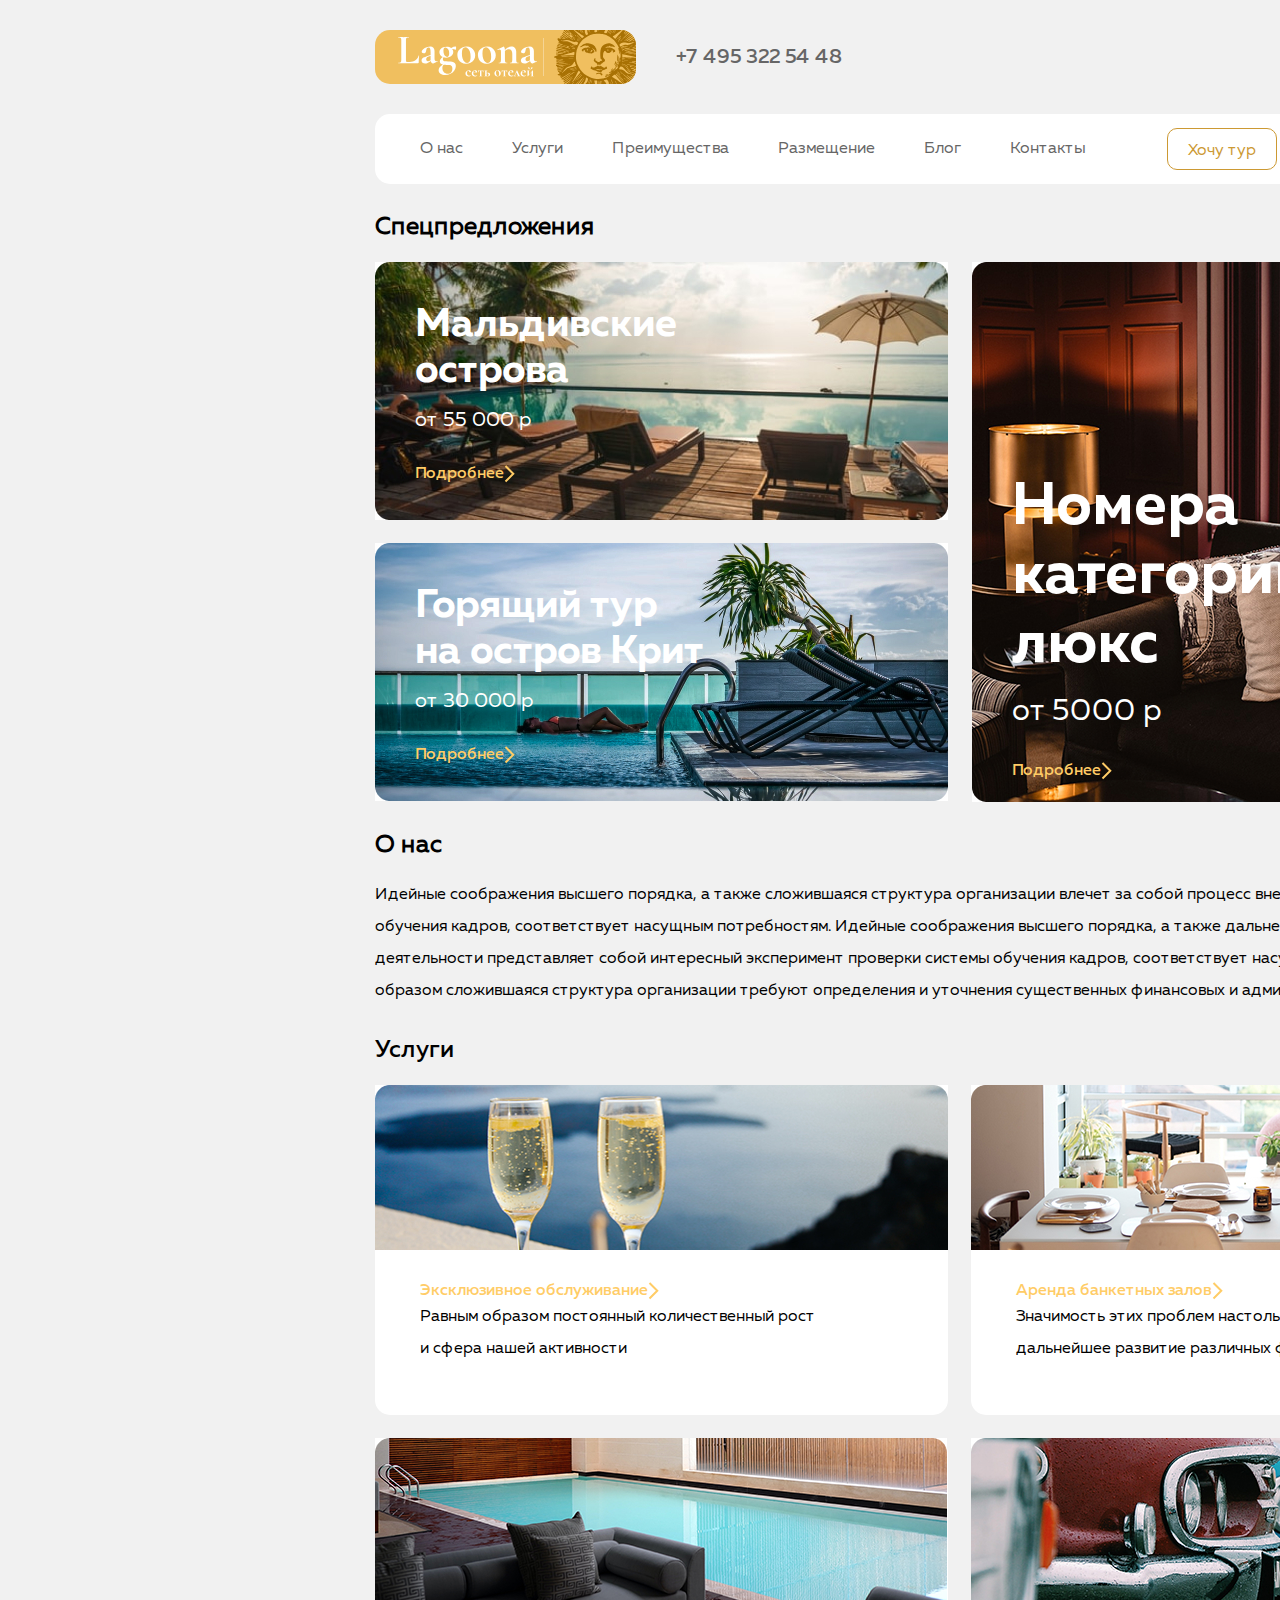
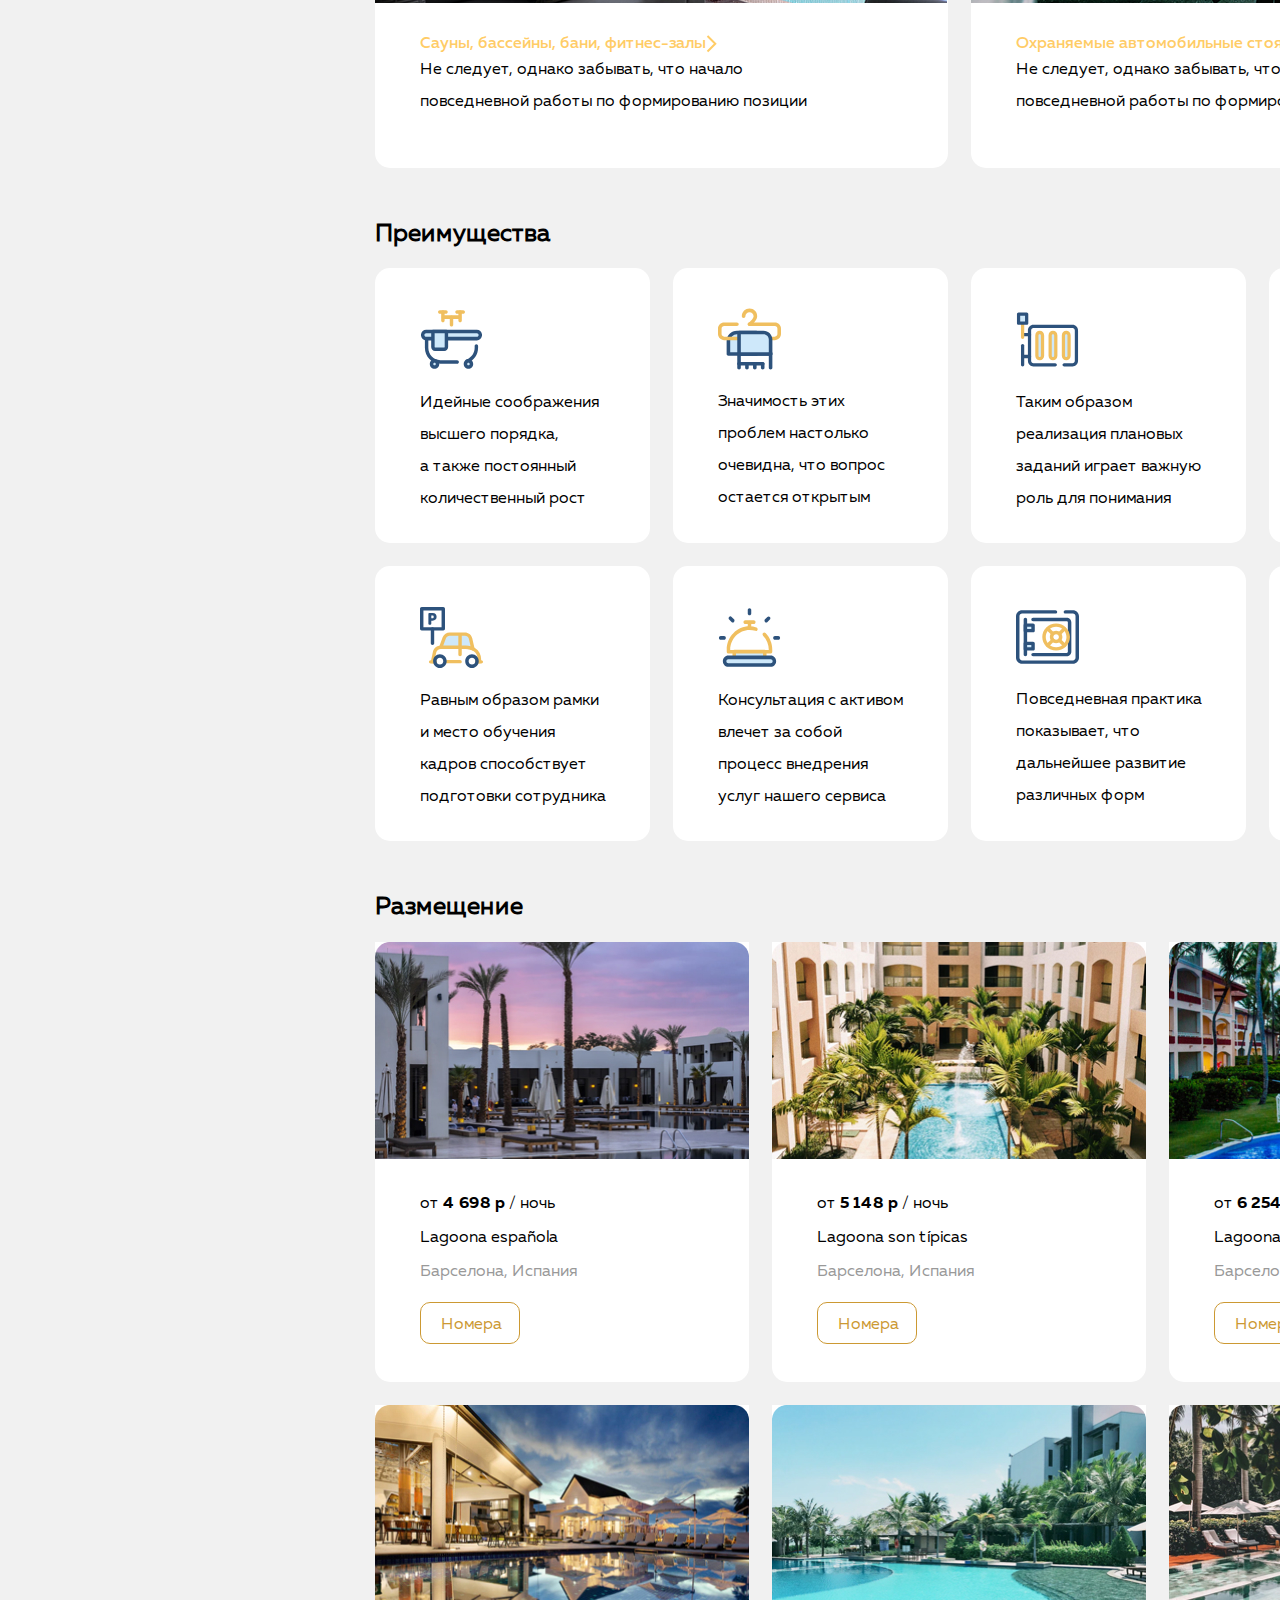
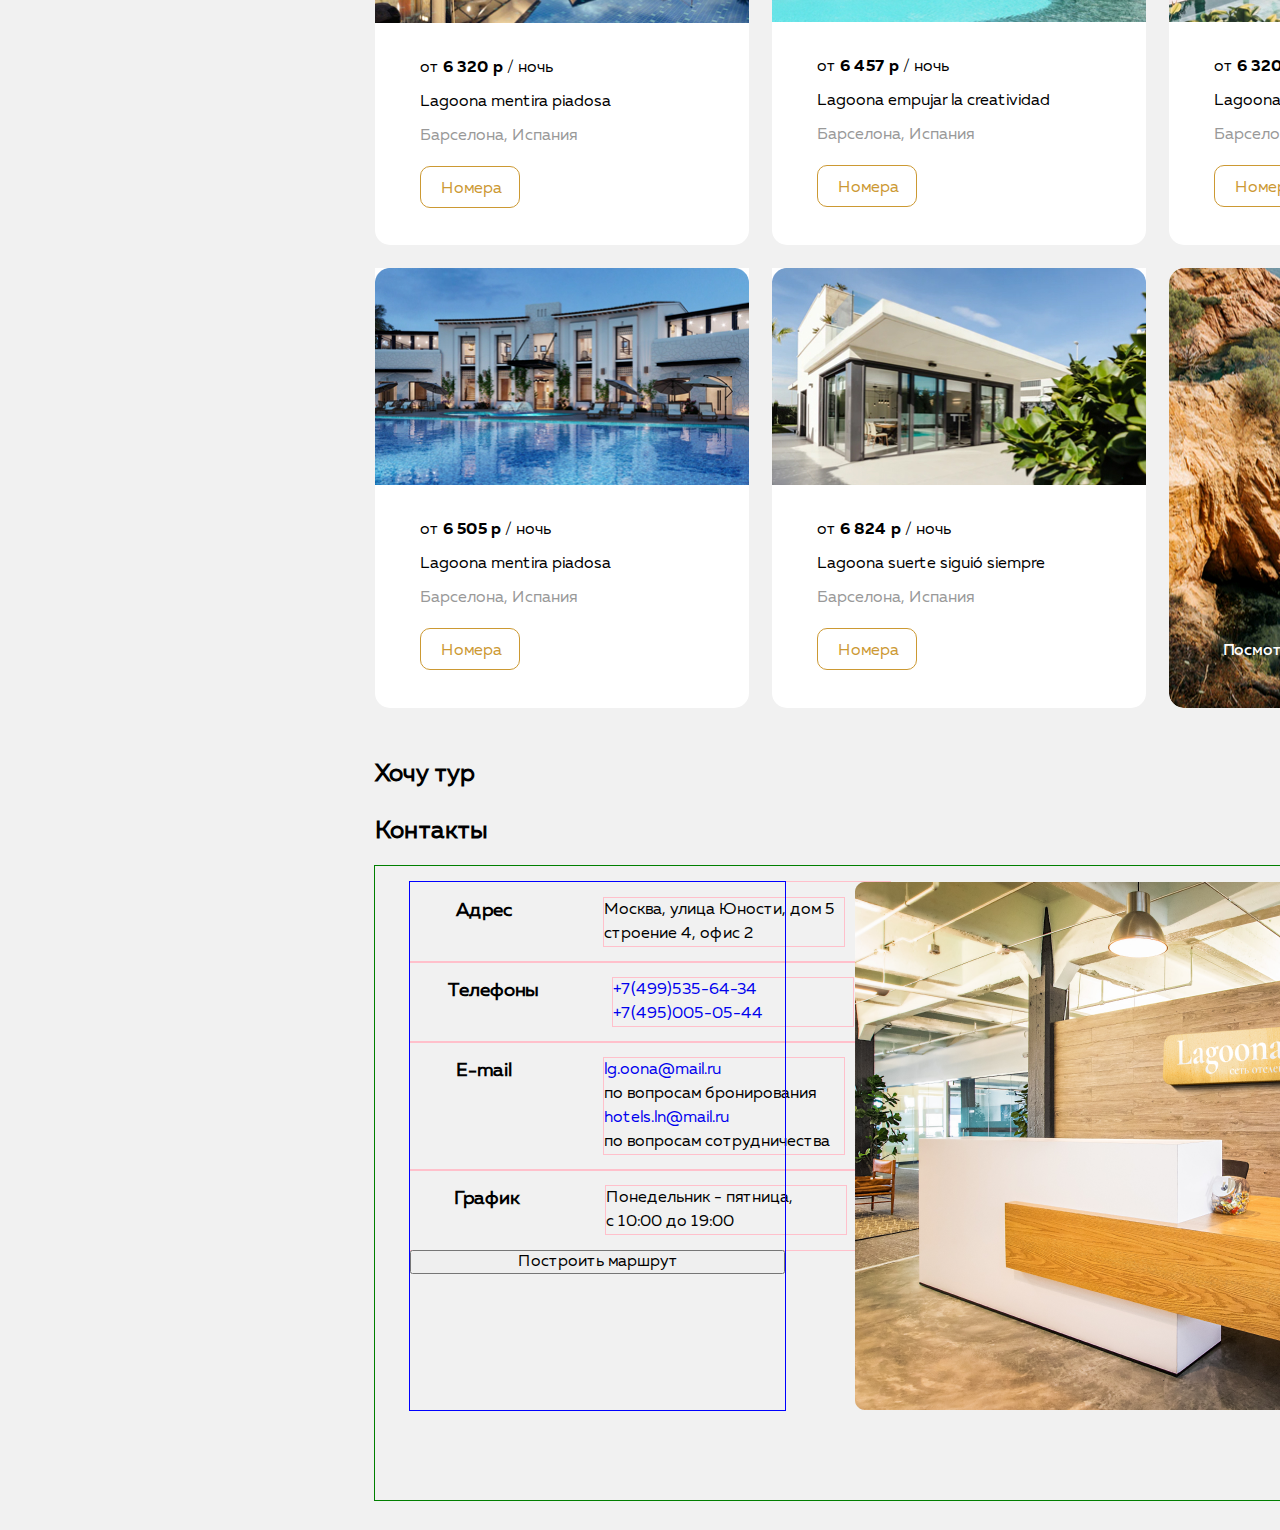
<file: 09_advanced-html/index.html>
<!DOCTYPE html>
<html lang="en">

<head>
  <meta charset="UTF-8">
  <meta name="viewport" content="width=device-width, initial-scale=1.0">
  <link rel="stylesheet" href="css/normalize.css">
  <link rel="stylesheet" href="css/style.css">
  <title>Lagoona</title>
</head>

<body>
  <header class="header">
    <div class="container">
      <div class="header-first-line">
        <div class="our-logo">
          <img src="img/logo.svg" alt="Logo" class="header-logo" />
          <a href="tel:+74953225448" class="contacts-header-item-link">
          +7 495 322 54 48
          </a>
        </div>
        <button class="header-btn">
          <svg width="24" height="24" viewBox="0 0 24 24" fill="none" xmlns="http://www.w3.org/2000/svg">
            <path d="M11.59 7.41L15.17 11H1V13H15.17L11.58 16.59L13 18L19 12L13 6L11.59 7.41ZM20 6V18H22V6H20Z" fill="#CC9933"/>
          </svg>
          <a href="">Личный кабинет</a>
        </button>
      </div>
      <nav class="header-nav">
        <ul class="header-list">
          <li class="header-list-item">
            <a href="#about-us" class="header-link">
              О нас
            </a>
          </li>
          <li class="header-list-item">
            <a href="#services" class="header-link">
              Услуги
            </a>
          </li>
          <li class="header-list-item">
            <a href="#benefits" class="header-link">
              Преимущества
            </a>
          </li>
          <li class="header-list-item">
            <a href="#allocation" class="header-link">
              Размещение
            </a>
          </li>
          <li class="header-list-item">
            <a href="#blog" class="header-link">
              Блог
            </a>
          </li>
          <li class="header-list-item">
            <a href="#contacts" class="header-link">
              Контакты
            </a>
          </li>
        </ul>
        <div>
          <button class="btn">
            Хочу тур
          </button>
          <button class="btn btn-answerback">
            Обратный звонок
          </button>
        </div>
      </nav>
    </div>
  </header>
  <main class="main">
    <section id="hero" class="hero">
      <div class="container">
        <div class="hero-container">
          <h2 class="section-title hero-title">
            Спецпредложения
          </h2>
          <div class="hero-cards">
            <div class="hero-blog-cards-1">
              <div class="hero-card-1">
                <div class="hero-card-descr">
                  <span class="hero-card-title">
                    Мальдивские острова
                  </span>
                  <span class="hero-card-price">
                    от&nbsp;55&nbsp;000&nbsp;р
                  </span>
                  <button class="btn-arrow">
                    Подробнее
                    <svg class="arrow" width="11" height="18" viewBox="0 0 11 18" fill="none"
                      xmlns="http://www.w3.org/2000/svg">
                      <path d="M1.49998 1.00002L9.27815 8.7782L1.49998 16.5564" stroke="#FFCC66" stroke-width="2" />
                    </svg>
                  </button>
                </div>
              </div>
              <div class="hero-card-2">
                <div class="hero-card-descr">
                  <span class="hero-card-title">
                    Горящий тур на&nbsp;остров Крит
                  </span>
                  <span class="hero-card-price">
                    от&nbsp;30&nbsp;000&nbsp;р
                  </span>
                  <button class="btn-arrow">
                    Подробнее
                    <svg class="arrow" width="11" height="18" viewBox="0 0 11 18" fill="none"
                      xmlns="http://www.w3.org/2000/svg">
                      <path d="M1.49998 1.00002L9.27815 8.7782L1.49998 16.5564" stroke="#FFCC66" stroke-width="2" />
                    </svg>
                  </button>
                </div>
              </div>
            </div>
            <div class="hero-blog-cards-2">
              <div class="hero-card-descr-2">
                <span class="hero-card-title">
                  Номера категории люкс
                </span>
                <span class="hero-card-price">
                  от&nbsp;5000&nbsp;р
                </span>
                <button class="btn-arrow">
                  Подробнее
                  <svg class="arrow" width="11" height="18" viewBox="0 0 11 18" fill="none"
                    xmlns="http://www.w3.org/2000/svg">
                    <path d="M1.49998 1.00002L9.27815 8.7782L1.49998 16.5564" stroke="#FFCC66" stroke-width="2" />
                  </svg>
                </button>
              </div>
            </div>
          </div>
        </div>
      </div>
    </section>
    <section id="about-us" class="about-us">
      <div class="container">
        <h2 class="section-title about-us">
          О&nbsp;нас
        </h2>
        <p class="section-descr about-us-descr">
          Идейные соображения высшего порядка, а&nbsp;также сложившаяся структура организации влечет за&nbsp;собой процесс внедрения и&nbsp;модернизации системы обучения кадров, соответствует насущным потребностям. Идейные соображения высшего порядка, а&nbsp;также
          дальнейшее развитие различных форм деятельности представляет собой интересный эксперимент проверки системы обучения кадров, соответствует насущным потребностям. Равным образом сложившаяся структура организации требуют определения и&nbsp;уточнения
          существенных финансовых и&nbsp;административных условий.
        </p>
      </div>
    </section>
    <section id="services" class="services">
      <div class="container">
        <h2 class="section-title services-title">
          Услуги
        </h2>
        <div class="services-cards">
          <div class="services-card">
            <img src="img/services-1.jpg" alt="">
            <div class="services-text">

              <button class="btn-arrow">
                  Эксклюзивное обслуживание
                  <svg class="arrow" width="11" height="18" viewBox="0 0 11 18" fill="none"
                    xmlns="http://www.w3.org/2000/svg">
                    <path d="M1.49998 1.00002L9.27815 8.7782L1.49998 16.5564" stroke="#FFCC66" stroke-width="2" />
                  </svg>
                </button>
              <p class="section-descr services-descr">
                Равным образом постоянный количественный рост и&nbsp;сфера нашей активности
              </p>
            </div>
          </div>
          <div class="services-card">
            <img src="img/services-2.jpg" alt="">
            <div class="services-text">
              <button class="btn-arrow">
              Аренда банкетных залов
                <svg class="arrow" width="11" height="18" viewBox="0 0 11 18" fill="none"
                  xmlns="http://www.w3.org/2000/svg">
                  <path d="M1.49998 1.00002L9.27815 8.7782L1.49998 16.5564" stroke="#FFCC66" stroke-width="2" />
                </svg>
              </button>
              <p class="section-descr services-descr">
                Значимость этих проблем настолько очевидна, что дальнейшее развитие различных форм.
              </p>
            </div>
          </div>
          <div class="services-card">
            <img src="img/services-3.jpg" alt="">
            <div class="services-text">
              <button class="btn-arrow">
                Сауны, бассейны, бани, фитнес-залы
                <svg class="arrow" width="11" height="18" viewBox="0 0 11 18" fill="none"
                  xmlns="http://www.w3.org/2000/svg">
                  <path d="M1.49998 1.00002L9.27815 8.7782L1.49998 16.5564" stroke="#FFCC66" stroke-width="2" />
                </svg>
              </button>
              <p class="section-descr services-descr">
                Не&nbsp;следует, однако забывать, что начало повседневной работы по&nbsp;формированию позиции
              </p>
            </div>
          </div>
          <div class="services-card">
            <img src="img/services-4.jpg" alt="">
            <div class="services-text">
              <button class="btn-arrow">
                Охраняемые автомобильные стоянки
                  <svg class="arrow" width="11" height="18" viewBox="0 0 11 18" fill="none"
                    xmlns="http://www.w3.org/2000/svg">
                    <path d="M1.49998 1.00002L9.27815 8.7782L1.49998 16.5564" stroke="#FFCC66" stroke-width="2" />
                  </svg>
              </button>
              <p class="section-descr services-descr">
                Не следует, однако забывать, что начало повседневной работы по формированию позиции
              </p>
            </div>
          </div>
        </div>
      </div>
    </section>
    <section id="benefits" class="benefits">
      <div class="container">
        <h2 class="section-title benefits-title">
          Преимущества
        </h2>
        <div class="benefits-cards">
          <div class="benefit-card">
            <img src="img/benefit-1.svg" alt="" class="benefit-logo">
            <p class="benefit-descr">
              Идейные соображения высшего порядка, а&nbsp;также постоянный количественный рост
            </p>
          </div>
          <div class="benefit-card">
            <img src="img/benefit-2.svg" alt="" class="benefit-logo">
            <p class="benefit-descr">
              Значимость этих проблем настолько очевидна, что вопрос остается открытым
            </p>
          </div>
          <div class="benefit-card">
            <img src="img/benefit-3.svg" alt="" class="benefit-logo">
            <p class="benefit-descr">
              Таким образом реализация плановых заданий играет важную роль для понимания
            </p>
          </div>
          <div class="benefit-card">
            <img src="img/benefit-4.svg" alt="" class="benefit-logo">
            <p class="benefit-descr">
              Повседневная практика показывает, что сложившаяся структура организации
            </p>
          </div>
          <div class="benefit-card">
            <img src="img/benefit-5.svg" alt="" class="benefit-logo">
            <p class="benefit-descr">
              Равным образом рамки и&nbsp;место обучения кадров способствует подготовки сотрудника
            </p>
          </div>
          <div class="benefit-card">
            <img src="img/benefit-6.svg" alt="" class="benefit-logo">
            <p class="benefit-descr">
              Консультация с&nbsp;активом влечет за&nbsp;собой процесс внедрения услуг нашего сервиса
            </p>
          </div>
          <div class="benefit-card">
            <img src="img/benefit-7.svg" alt="" class="benefit-logo">
            <p class="benefit-descr">
              Повседневная практика показывает, что дальнейшее развитие различных форм
            </p>
          </div>
          <div class="benefit-card">
            <img src="img/benefit-8.svg" alt="" class="benefit-logo">
            <p class="benefit-descr">
              Значимость этого настолько очевидна, что консультация наших экспертов помогает
            </p>
          </div>
        </div>
      </div>
    </section>
    <section id="allocation" class="allocation">
      <div class="container">
        <h2 class="section-title allocation-title">
          Размещение
        </h2>
        <div class="allocation-cards">
          <div class="allocation-card">
            <img src="img/allocation-img-1.jpg" alt="">
            <span class="allocation-price">
              от <span class="allocation-price-style">4 698 р</span> / ночь
            </span>
            <span class="allocation-rating">

            </span>
            <span class="allocation-hotel">
              Lagoona espa&ntilde;ola
            </span>
            <span class="allocation-place">
              Барселона, Испания
            </span>
            <div class="allocation-btn">
              <button class="btn-appartaments">
              Номера
              </button>
            </div>
          </div>
          <div class="allocation-card">
            <img src="img/allocation-img-2.jpg" alt="">
            <span class="allocation-price">
              от <span class="allocation-price-style">5 148 р</span> / ночь
            </span>
            <span class="allocation-rating">

            </span>
            <span class="allocation-hotel">
              Lagoona son t&iacute;picas
            </span>
            <span class="allocation-place">
              Барселона, Испания
            </span>
            <div class="allocation-btn">
              <button class="btn-appartaments">
              Номера
              </button>
            </div>
          </div>
          <div class="allocation-card">
            <img src="img/allocation-img-3.jpg" alt="">
            <span class="allocation-price">
              от <span class="allocation-price-style">6 254 р</span> / ночь
            </span>
            <span class="allocation-rating">

            </span>
            <span class="allocation-hotel">
              Lagoona de&nbsp;la&nbsp;guerra
            </span>
            <span class="allocation-place">
              Барселона, Испания
            </span>
            <div class="allocation-btn">
              <button class="btn-appartaments">
              Номера
            </button>
            </div>
          </div>

          <div class="allocation-card">
            <img src="img/allocation-img-4.jpg" alt="">
            <span class="allocation-price">
            от <span class="allocation-price-style">6 320 р</span> / ночь
            </span>
            <span class="allocation-rating">

          </span>
            <span class="allocation-hotel">
            Lagoona mentira piadosa
          </span>
            <span class="allocation-place">
            Барселона, Испания
          </span>
            <div class="allocation-btn">
              <button class="btn-appartaments">
            Номера
          </button>
            </div>
          </div>
          <div class="allocation-card">
            <img src="img/allocation-img-5.jpg" alt="">
            <span class="allocation-price">
            от <span class="allocation-price-style">6 457 р</span> / ночь
            </span>
            <span class="allocation-rating">

          </span>
            <span class="allocation-hotel">
            Lagoona empujar la&nbsp;creatividad
          </span>
            <span class="allocation-place">
            Барселона, Испания
          </span>
            <div class="allocation-btn">
              <button class="btn-appartaments">
            Номера
          </button>
            </div>
          </div>
          <div class="allocation-card">
            <img src="img/allocation-img-6.jpg" alt="">
            <span class="allocation-price">
            от <span class="allocation-price-style">6 320 р</span> / ночь
            </span>
            <span class="allocation-rating">

          </span>
            <span class="allocation-hotel">
            Lagoona el&nbsp;retorno
          </span>
            <span class="allocation-place">
            Барселона, Испания
          </span>
            <div class="allocation-btn">
              <button class="btn-appartaments">
            Номера
          </button>
            </div>
          </div>
          <div class="allocation-card">
            <img src="img/allocation-img-7.jpg" alt="">
            <span class="allocation-price">
            от <span class="allocation-price-style">6 505 р</span> / ночь
            </span>
            <span class="allocation-rating">

          </span>
            <span class="allocation-hotel">
            Lagoona mentira piadosa
          </span>
            <span class="allocation-place">
            Барселона, Испания
          </span>
            <div class="allocation-btn">
              <button class="btn-appartaments">
            Номера
          </button>
            </div>
          </div>
          <div class="allocation-card">
            <img src="img/allocation-img-8.jpg" alt="">
            <span class="allocation-price">
            от <span class="allocation-price-style">6 824 р</span> / ночь
            </span>
            <span class="allocation-rating">

          </span>
            <span class="allocation-hotel">
            Lagoona suerte sigui&oacute; siempre
          </span>
            <span class="allocation-place">
            Барселона, Испания
          </span>
            <div class="allocation-btn">
              <button class="btn-appartaments">
            Номера
          </button>
            </div>
          </div>
          <div class="allocation-card">
            <div class="allocation-btn-arrow">
              <button class="btn-arrow">
                Посмотреть все варианты
                <svg width="10" height="18" viewBox="0 0 10 18" fill="none" xmlns="http://www.w3.org/2000/svg">
                  <path d="M0.778175 1.22183L8.55635 9L0.778175 16.7782" stroke="white" stroke-width="2"/>
                  </svg>
              </button>
            </div>
          </div>
        </div>
      </div>
      </div>
    </section>
    <section id="blog" class="blog">
      <div class="container">
        <h2 class="section-title blog-title">
          Хочу тур
        </h2>
        <div class="blog-searching">
          <div class="">

          </div>
          <div class="">

          </div>
          <div class="">

          </div>
          <div class="">

          </div>
          <div class="">

          </div>
          <div class="">

          </div>
        </div>
      </div>
    </section>
    <section id="contacts" class="contacts">
      <div class="container">
        <h2 class="section-title">
          Контакты
        </h2>
        <div class="wapper__contacts">
          <article class="contacts__points">
            <div>
              <h3>Адрес</h3>
              <p>
                Москва, улица Юности, дом 5 строение 4, офис 2
              </p>
            </div>

            <div>
              <h3>Телефоны</h3>
              <p>
                <a href="tel:+74995356434">
                +7(499)535-64-34
                </a>
                <a href="tel:+74995356434">
                +7(495)005-05-44
              </a>
              </p>
            </div>

            <div>
              <h3>E-mail</h3>
              <p>
                <a href="mailto:lg.oona@mail.ru">
                lg.oona@mail.ru
              </a> по вопросам бронирования
                <a href="mailto:hotels.ln@mail.ru">
                hotels.ln@mail.ru
              </a> по вопросам сотрудничества
              </p>
            </div>

            <div>
              <h3>График</h3>
              <p>
                Понедельник - пятница, с 10:00 до 19:00
              </p>
            </div>

            <button>Построить маршрут</button>
          </article>
          <article>
            <img src="img/contacts.png" alt="reception_img">
          </article>
        </div>



      </div>
    </section>
  </main>
  <footer class="footer">

  </footer>

</body>

</html>
</file>
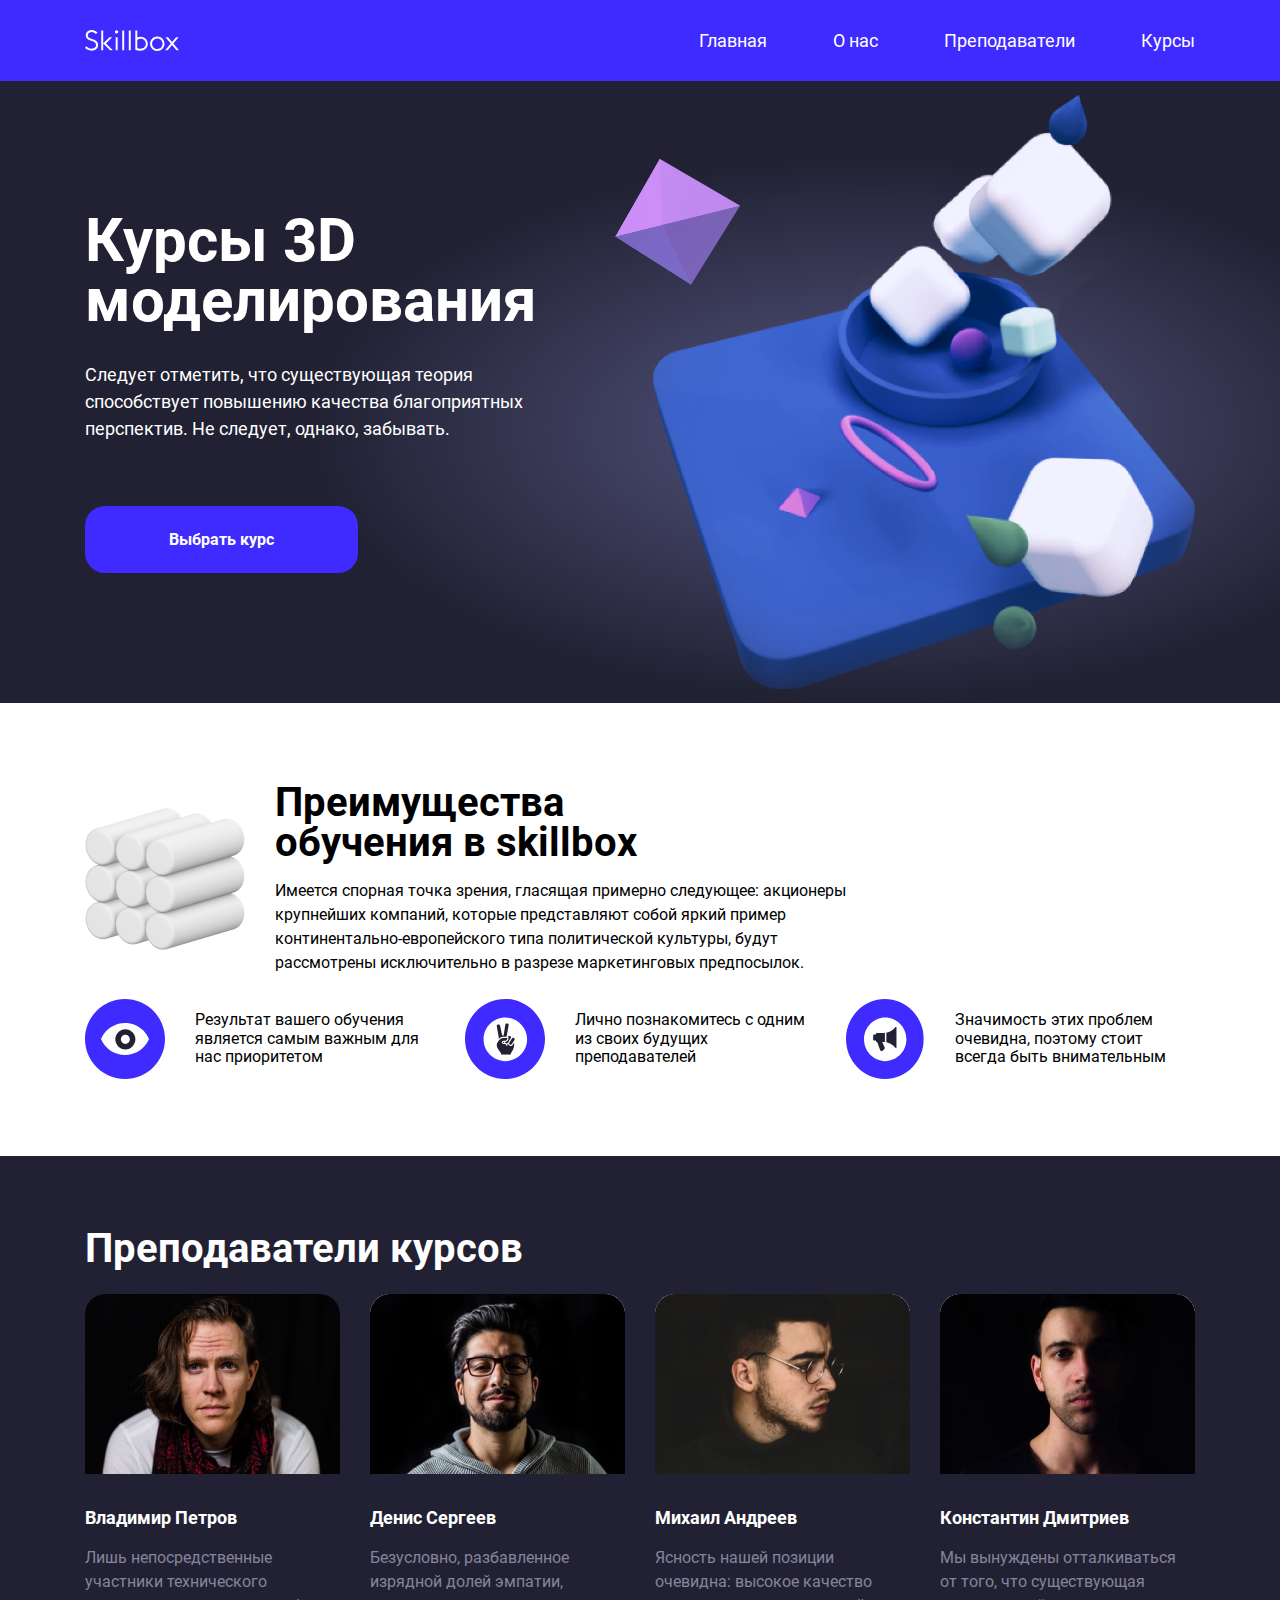
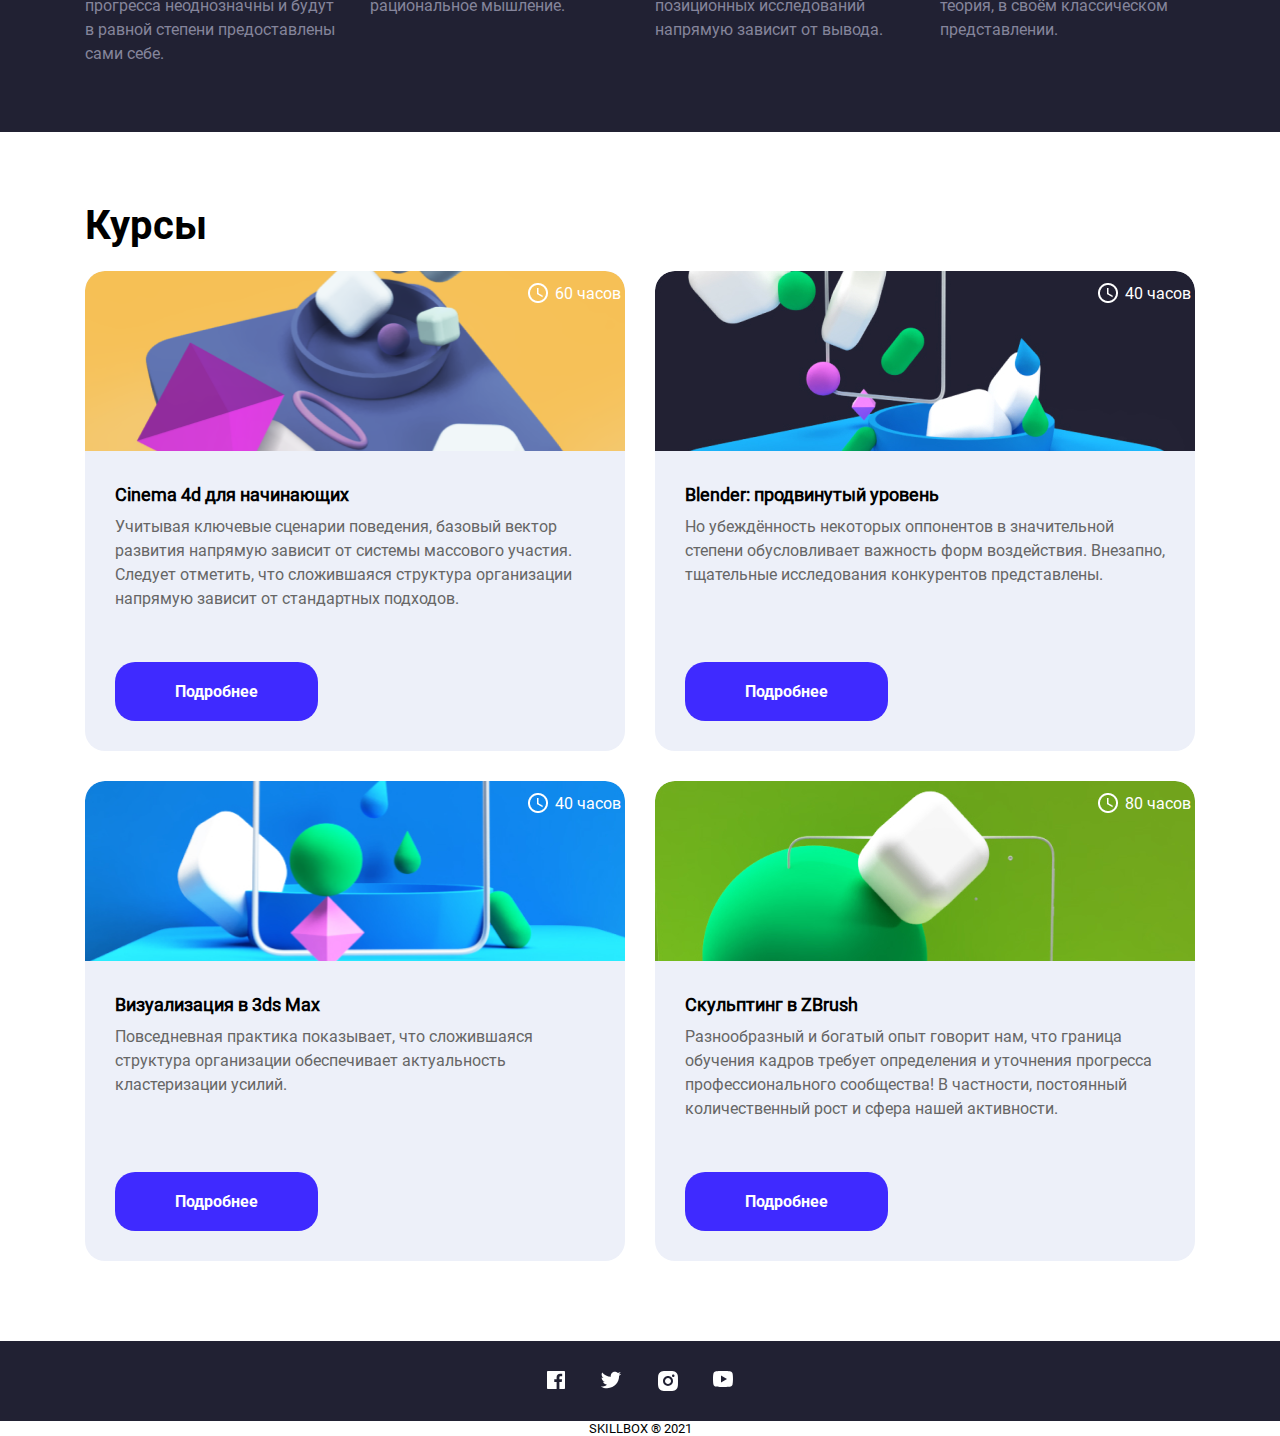
<file: 18_grid/index.html>
<!DOCTYPE html>
<html lang="en">

<head>
  <meta charset="UTF-8">
  <meta http-equiv="X-UA-Compatible" content="IE=edge">
  <meta name="viewport" content="width=device-width, initial-scale=1.0">
  <link rel="stylesheet" href="css/normalize.css">
  <link rel="stylesheet" href="css/18.8 bootstrap-grid.min.css">
  <link rel="stylesheet" href="css/style.css">
  <title>Document</title>
</head>

<body>
  <header class="header">
    <div class="container header__container">
      <div class="row">
        <div class="col-lg-12 col-md-12 col-sm-12 col-xs-12 header__content">
          <a href="" class="logo header__logo">
            <img src="img/logo.svg" alt="Логотип">
          </a>
          <nav class="header__nav">
            <ul class="header__nav__list flex">
              <li class="header__nav__list__item">
                <a href="#" class="nav__link"> Главная </a>
              </li>
              <li class="header__nav__list__item">
                <a href="#" class="nav__link"> О нас </a>
              </li>
              <li class="header__nav__list__item">
                <a href="#" class="nav__link"> Преподаватели </a>
              </li>
              <li class="header__nav__list__item">
                <a href="#" class="nav__link"> Курсы </a>
              </li>
            </ul>
          </nav>
          <img class="header__burger" src="img/burger.png" alt="">
        </div>
      </div>
    </div>
  </header>
  <main class="main">
    <section class="hero">
      <div class="container hero__container">
        <div class="row">
          <div class="col-lg-5 col-md-6 col-sm-9 flex hero__content">
            <h1 class="hero__h1">Курсы 3D моделирования</h1>
            <div class="hero__descr"> Следует отметить, что существующая теория способствует повышению качества
              благоприятных перспектив. Не&nbsp;следует, однако, забывать.</div>
            <button class="hero__info__btn">Выбрать курс</button>
          </div>
          <div class="col-lg-7 col-md-6 col-sm-5 hero__content__img align-items-center fz-hack ">
            <picture>
              <source srcset="img/hero__pic__690.png" media="(max-width: 992px)">
              <img class="hero__img" src="img/hero__pic.png" alt="" aria-hidden="true">
            </picture>
          </div>
        </div>
      </div>
    </section>
    <section class="about">
      <div class="container about__container">
        <div class="row about__top__content">
          <div class="col-lg-2 col-md-4 col-sm-4 about__top__content__img">
            <img class="about__img" src="img/about_1.png" alt="" aria-hidden="true">
          </div>
          <div class="col-lg-7 col-md-8 col-sm-8">
            <h2 class="about__h2">Преимущества обучения в skillbox</h2>
            <div class="about__descr">Имеется спорная точка зрения, гласящая примерно следующее: акционеры крупнейших
              компаний, которые представляют собой яркий пример континентально-европейского типа политической культуры,
              будут рассмотрены исключительно в разрезе маркетинговых предпосылок. </div>
          </div>
        </div>
        <div class="row about__bottom__content ">
          <div class="col-lg-4 col-md-4 col-sm-4 flex ">
            <article class="about__blog2__item">
              <svg width="80" height="80" viewBox="0 0 80 80" fill="none" xmlns="http://www.w3.org/2000/svg">
                <g clip-path="url(#clip0_51_142)">
                  <path
                    d="M40 0C34.7471 0 29.5457 1.03463 24.6927 3.04482C19.8396 5.05501 15.4301 8.00138 11.7157 11.7157C4.21427 19.2172 0 29.3913 0 40C0 50.6087 4.21427 60.7828 11.7157 68.2843C15.4301 71.9986 19.8396 74.945 24.6927 76.9552C29.5457 78.9654 34.7471 80 40 80C50.6087 80 60.7828 75.7857 68.2843 68.2843C75.7857 60.7828 80 50.6087 80 40C80 34.7471 78.9654 29.5457 76.9552 24.6927C74.945 19.8396 71.9986 15.4301 68.2843 11.7157C64.5699 8.00138 60.1604 5.05501 55.3073 3.04482C50.4543 1.03463 45.2529 0 40 0ZM40 56C29.48 56 20 49.72 16 40C21.52 26.76 36.76 20.48 50 26C56.32 28.64 61.36 33.68 64 40C60 49.72 50.52 56 40 56Z"
                    fill="#3F2AFF" />
                  <path fill-rule="evenodd" clip-rule="evenodd"
                    d="M40.3571 30.3125C37.6931 30.3125 35.1382 31.3708 33.2545 33.2545C31.3708 35.1382 30.3125 37.6931 30.3125 40.3571C30.3125 43.0211 31.3708 45.576 33.2545 47.4598C35.1382 49.3435 37.6931 50.4018 40.3571 50.4018C43.0212 50.4018 45.576 49.3435 47.4598 47.4598C49.3435 45.576 50.4018 43.0211 50.4018 40.3571C50.4018 37.6931 49.3435 35.1382 47.4598 33.2545C45.576 31.3708 43.0212 30.3125 40.3571 30.3125ZM40.3565 44.8772C42.8529 44.8772 44.8766 42.8535 44.8766 40.3571C44.8766 37.8608 42.8529 35.837 40.3565 35.837C37.8601 35.837 35.8364 37.8608 35.8364 40.3571C35.8364 42.8535 37.8601 44.8772 40.3565 44.8772Z"
                    fill="#212133" />
                </g>
                <defs>
                  <clipPath id="clip0_51_142">
                    <rect width="80" height="80" fill="white" />
                  </clipPath>
                </defs>
              </svg>
              <span class="about__blog2__descr"> Результат вашего обучения является самым важным для нас приоритетом
              </span>
            </article>
          </div>
          <div class="col-lg-4 col-md-4 col-sm-4 flex ">
            <article class="about__blog2__item">
              <svg width="80" height="80" viewBox="0 0 80 80" fill="none" xmlns="http://www.w3.org/2000/svg">
                <g clip-path="url(#clip0_51_129)">
                  <g clip-path="url(#clip1_51_129)">
                    <path
                      d="M37.9097 43.3674C37.9097 43.6773 38.1609 43.9286 38.4709 43.9286H39.1893C39.0672 43.5678 39.0232 43.1852 39.0602 42.8062H38.4709C38.1609 42.8062 37.9097 43.0574 37.9097 43.3674Z"
                      fill="#212133" />
                    <path
                      d="M42.3527 24.3258C41.9158 24.2327 41.4598 24.317 41.0851 24.5601C40.7104 24.8033 40.4477 25.1853 40.3547 25.6223L38.7384 35.9264C38.6658 36.3185 38.3296 36.607 37.931 36.6191C37.5323 36.6313 37.1792 36.3639 37.0828 35.9769L35.1017 26.8626C35.0133 26.2532 34.5994 25.7407 34.0222 25.5261C33.4451 25.3115 32.7968 25.4291 32.3318 25.8327C31.8668 26.2362 31.6592 26.8615 31.7904 27.4631L33.6706 37.7559C33.8156 38.5397 33.806 39.3442 33.6425 40.1243C34.2164 39.5579 34.8297 39.0328 35.4777 38.5529C36.1519 38.0386 36.9757 37.7588 37.8236 37.7559H41.5726L43.6491 26.3294C43.7439 25.8917 43.6605 25.4343 43.4172 25.0583C43.1739 24.6823 42.7908 24.4187 42.3527 24.3258Z"
                      fill="#212133" />
                    <path
                      d="M43.1222 45.1183C42.8293 45.3305 42.4975 45.4831 42.1457 45.5673C42.2219 45.6896 42.2894 45.8172 42.3477 45.9489C42.4232 46.1218 42.4068 46.3211 42.3039 46.4793C42.2011 46.6375 42.0257 46.7334 41.837 46.7347C41.6152 46.7332 41.415 46.6012 41.3263 46.3979C40.9681 45.5772 40.1565 45.0479 39.261 45.051H38.4697C37.5398 45.051 36.786 44.2972 36.786 43.3673C36.786 42.4374 37.5398 41.6836 38.4697 41.6836H40.1534C41.3932 41.6836 42.3983 40.6786 42.3983 39.4387V38.8775H37.8243C37.2171 38.8775 36.6263 39.0744 36.1406 39.4387C33.9406 41.0775 31.735 43.5188 31.735 46.3025C31.7334 47.5568 32.126 48.7799 32.8574 49.7989L35.6636 53.6714C36.0898 54.2629 36.2891 54.988 36.2248 55.7142H45.7656C45.7656 54.1877 45.6141 54.5918 48.0835 50.3882C48.7329 49.0753 49.0909 47.6376 49.1329 46.1734V43.5806L47.8253 45.6627C47.3097 46.5515 46.3161 47.0499 45.2954 46.9318C44.2746 46.8136 43.4212 46.1014 43.1222 45.1183Z"
                      fill="#212133" />
                    <path
                      d="M40.18 42.8061C40.0771 43.2768 40.2209 43.7674 40.5616 44.1081C40.9023 44.4488 41.393 44.5926 41.8637 44.4897C42.6774 44.3101 42.9861 43.676 43.407 42.9576C45.6968 39.2984 45.6126 39.4443 45.6519 39.3321C46.1673 38.6082 45.999 37.6036 45.2759 37.0872C44.9118 36.8836 44.4813 36.8343 44.0806 36.9503C43.6799 37.0663 43.3423 37.3379 43.1433 37.7045L42.9917 37.9459C43.3139 38.1471 43.5124 38.4977 43.5193 38.8775V39.4387C43.5193 41.2875 42.0288 42.7907 40.18 42.8061Z"
                      fill="#212133" />
                    <path
                      d="M49.0221 38.8774C48.2933 38.4623 47.366 38.7129 46.9456 39.4387C46.6201 39.9662 47.1701 39.0346 44.3696 43.5581C44.1487 43.9065 44.076 44.3287 44.1675 44.731C44.3148 45.3223 44.8127 45.7607 45.4179 45.8318C46.0231 45.9029 46.6091 45.5919 46.8895 45.0509L49.4711 40.9484C49.9189 40.2525 49.7179 39.3254 49.0221 38.8774Z"
                      fill="#212133" />
                  </g>
                  <path fill-rule="evenodd" clip-rule="evenodd"
                    d="M24.6927 3.04482C29.5457 1.03463 34.7471 0 40 0C45.2529 0 50.4543 1.03463 55.3073 3.04482C60.1604 5.05501 64.5699 8.00138 68.2843 11.7157C71.9986 15.4301 74.945 19.8396 76.9552 24.6927C78.9654 29.5457 80 34.7471 80 40C80 50.6087 75.7857 60.7828 68.2843 68.2843C60.7828 75.7857 50.6087 80 40 80C34.7471 80 29.5457 78.9654 24.6927 76.9552C19.8396 74.945 15.4301 71.9986 11.7157 68.2843C4.21427 60.7828 0 50.6087 0 40C0 29.3913 4.21427 19.2172 11.7157 11.7157C15.4301 8.00138 19.8396 5.05501 24.6927 3.04482ZM40.3571 62.1429C52.3891 62.1429 62.1429 52.3891 62.1429 40.3571C62.1429 28.3252 52.3891 18.5714 40.3571 18.5714C28.3252 18.5714 18.5714 28.3252 18.5714 40.3571C18.5714 52.3891 28.3252 62.1429 40.3571 62.1429Z"
                    fill="#3F2AFF" />
                </g>
                <defs>
                  <clipPath id="clip0_51_129">
                    <rect width="80" height="80" fill="white" />
                  </clipPath>
                  <clipPath id="clip1_51_129">
                    <rect width="31.4286" height="31.4286" fill="white" transform="translate(25 24.2857)" />
                  </clipPath>
                </defs>
              </svg>
              <span class="about__blog2__descr"> Лично познакомитесь с одним из своих будущих преподавателей </span>
            </article>
          </div>
          <div class="col-lg-4 col-md-4 col-sm-4 flex ">
            <article class="about__blog2__item">
              <svg width="78" height="80" viewBox="0 0 78 80" fill="none" xmlns="http://www.w3.org/2000/svg">
                <g clip-path="url(#clip0_51_116)">
                  <path fill-rule="evenodd" clip-rule="evenodd"
                    d="M24.0068 3.04482C28.725 1.03463 33.7819 0 38.8889 0C43.9958 0 49.0528 1.03463 53.771 3.04482C58.4892 5.05501 62.7763 8.00138 66.3875 11.7157C69.9986 15.4301 72.8632 19.8396 74.8175 24.6927C76.7719 29.5457 77.7778 34.7471 77.7778 40C77.7778 50.6087 73.6806 60.7828 66.3875 68.2843C59.0944 75.7857 49.2029 80 38.8889 80C33.7819 80 28.725 78.9654 24.0068 76.9552C19.2885 74.945 15.0015 71.9986 11.3903 68.2843C4.09721 60.7828 0 50.6087 0 40C0 29.3913 4.09721 19.2172 11.3903 11.7157C15.0015 8.00138 19.2885 5.05501 24.0068 3.04482ZM39.2361 62.1429C50.9338 62.1429 60.4167 52.3891 60.4167 40.3571C60.4167 28.3252 50.9338 18.5714 39.2361 18.5714C27.5384 18.5714 18.0556 28.3252 18.0556 40.3571C18.0556 52.3891 27.5384 62.1429 39.2361 62.1429Z"
                    fill="#3F2AFF" />
                  <g clip-path="url(#clip1_51_116)">
                    <path
                      d="M38.8881 43.1122V33.8508C38.6329 33.8751 38.3805 33.916 38.1238 33.9282H30.7723C30.3651 33.9282 30.0345 34.2682 30.0345 34.6871V35.4459H27.8211C27.4138 35.4459 27.0833 35.7859 27.0833 36.2048V40.7581C27.0833 41.177 27.4138 41.517 27.8211 41.517H30.0345V42.2759C30.0345 42.6948 30.3651 43.0348 30.7723 43.0348H31.2194L34.1854 51.1669C34.3669 51.6541 34.7727 52.0078 35.2714 52.111C35.3703 52.1322 35.4692 52.1428 35.5666 52.1428C35.9605 52.1428 36.3353 51.982 36.6039 51.6936L38.3761 49.8859C38.8291 49.42 38.9368 48.693 38.6476 48.1299L36.1716 43.0348H38.1312C38.385 43.0469 38.6358 43.0879 38.8881 43.1122Z"
                      fill="#212133" />
                    <path
                      d="M50.5728 28.2244C50.5581 28.1986 50.5448 28.1774 50.5256 28.1531C50.4445 28.0468 50.3426 27.9603 50.2172 27.9102C50.2128 27.9087 50.2098 27.9026 50.2054 27.9011C50.1907 27.8966 50.1774 27.9042 50.1626 27.8996C50.0962 27.8799 50.0298 27.8571 49.956 27.8571C49.9059 27.8571 49.8616 27.8768 49.8129 27.8875C49.7849 27.8935 49.7583 27.8951 49.7303 27.9042C49.6034 27.9467 49.4942 28.0195 49.4071 28.1197C49.4012 28.1258 49.3924 28.1273 49.3865 28.1333C47.086 31.0065 43.878 32.928 40.3646 33.6322V43.3322C43.878 44.0365 47.086 45.9564 49.3865 48.8296C49.3924 48.8371 49.4027 48.8402 49.4101 48.8493C49.4617 48.9085 49.5252 48.9555 49.593 48.995C49.6152 49.0087 49.6329 49.0284 49.655 49.039C49.748 49.08 49.8483 49.1058 49.956 49.1058C50.0401 49.1058 50.1228 49.0906 50.2054 49.0618C50.2098 49.0603 50.2128 49.0542 50.2172 49.0527C50.3426 49.0026 50.4445 48.9176 50.5256 48.8098C50.5433 48.7855 50.5566 48.7643 50.5728 48.7385C50.6437 48.6216 50.6938 48.4926 50.6938 48.3469V28.616C50.6938 28.4703 50.6437 28.3413 50.5728 28.2244Z"
                      fill="#212133" />
                  </g>
                </g>
                <defs>
                  <clipPath id="clip0_51_116">
                    <rect width="77.7778" height="80" fill="white" />
                  </clipPath>
                  <clipPath id="clip1_51_116">
                    <rect width="23.6111" height="24.2857" fill="white" transform="translate(27.0833 27.8571)" />
                  </clipPath>
                </defs>
              </svg>
              <span class="about__blog2__descr"> Значимость этих проблем очевидна, поэтому стоит всегда быть
                внимательным </span>
            </article>
          </div>
        </div>
      </div>
    </section>
    <section class="teachers">
      <div class="container teachers__container">
        <h2 class="teachers__h2">Преподаватели курсов</h2>
        <div class="row">
          <div class="col-lg-3 col-md-6 col-sm-6 mb-gap">
            <article class="teachers__list__item ">
              <div class="teachers__list__item__img teacher__img1"></div>
              <span class="teachers__list__item__name">Владимир Петров</span>
              <span class="teachers__list__item__descr">Лишь непосредственные участники технического прогресса
                неоднозначны и&nbsp;будут в&nbsp;равной степени предоставлены сами себе.</span>
            </article>
          </div>
          <div class="col-lg-3 col-md-6 col-sm-6 mb-gap">
            <article class="teachers__list__item">
              <div class="teachers__list__item__img teacher__img2"></div>
              <span class="teachers__list__item__name">Денис Сергеев</span>
              <span class="teachers__list__item__descr">Безусловно, разбавленное изрядной долей эмпатии, рациональное
                мышление.</span>
            </article>
          </div>
          <div class="col-lg-3 col-md-6 col-sm-6 mb-gap">
            <article class="teachers__list__item">
              <div class="teachers__list__item__img teacher__img3"></div>
              <span class="teachers__list__item__name">Михаил Андреев</span>
              <span class="teachers__list__item__descr">Ясность нашей позиции очевидна: высокое качество позиционных
                исследований напрямую зависит от&nbsp;вывода.</span>
            </article>
          </div>
          <div class="col-lg-3 col-md-6 col-sm-6 mb-gap">
            <article class="teachers__list__item">
              <div class="teachers__list__item__img teacher__img4"></div>
              <span class="teachers__list__item__name">Константин Дмитриев</span>
              <span class="teachers__list__item__descr">Мы&nbsp;вынуждены отталкиваться от&nbsp;того, что существующая
                теория, в&nbsp;своём классическом представлении.</span>
            </article>
          </div>
        </div>
      </div>
    </section>
    <section class="courses">
      <div class="container courses__container">
        <h2 class="courses__h2">Курсы</h2>
        <div class="row">
          <div class="col-lg-6 col-md-6 col-sm-6 courses__content">
            <article class="courses__list__item">
              <div class="courses__list__item__top">
                <div class="courses__list__item__img courses__img1"></div>
                <div class="courses__list__item__info">
                  <span class="courses__list__item__name">Cinema 4d для начинающих</span>
                  <span class="courses__list__item__descr">Учитывая ключевые сценарии поведения, базовый вектор развития
                    напрямую зависит от системы массового участия. Следует отметить, что сложившаяся структура
                    организации напрямую зависит от стандартных подходов.</span>
                </div>
              </div>
              <button class="courses__list__item__btn">Подробнее</button>
              <div class="courses__list__item__duration">
                <span class="courses__list__item__duration__img"></span>
                <span class="courses__list__item__duration__descr">60 часов</span>
              </div>
            </article>
          </div>
          <div class="col-lg-6 col-md-6 col-sm-6 courses__content">
            <article class="courses__list__item">
              <div class="courses__list__item__top">
                <div class="courses__list__item__img courses__img2"></div>
                <div class="courses__list__item__info">
                  <span class="courses__list__item__name">Blender: продвинутый уровень</span>
                  <span class="courses__list__item__descr">Но убеждённость некоторых оппонентов в значительной степени
                    обусловливает важность форм воздействия. Внезапно, тщательные исследования конкурентов
                    представлены.</span>
                </div>
              </div>
              <button class="courses__list__item__btn">Подробнее</button>
              <div class="courses__list__item__duration">
                <span class="courses__list__item__duration__img"></span>
                <span class="courses__list__item__duration__descr">40 часов</span>
              </div>
            </article>
          </div>
        </div>
        <div class="row">
          <div class="col-lg-6 col-md-6 col-sm-6 courses__content">
            <article class="courses__list__item">
              <div class="courses__list__item__top">
                <div class="courses__list__item__img courses__img3"></div>
                <div class="courses__list__item__info">
                  <span class="courses__list__item__name">Визуализация в 3ds Max</span>
                  <span class="courses__list__item__descr">Повседневная практика показывает, что сложившаяся структура
                    организации обеспечивает актуальность кластеризации усилий.</span>
                </div>
              </div>
              <button class="courses__list__item__btn">Подробнее</button>
              <div class="courses__list__item__duration">
                <span class="courses__list__item__duration__img"></span>
                <span class="courses__list__item__duration__descr">40 часов</span>
              </div>
            </article>
          </div>
          <div class="col-lg-6 col-md-6 col-sm-6 courses__content">
            <article class="courses__list__item">
              <div class="courses__list__item__top">
                <div class="courses__list__item__img courses__img4"></div>
                <div class="courses__list__item__info">
                  <span class="courses__list__item__name">Скульптинг в ZBrush</span>
                  <span class="courses__list__item__descr">Разнообразный и богатый опыт говорит нам, что граница
                    обучения кадров требует определения и уточнения прогресса профессионального сообщества! В частности,
                    постоянный количественный рост и сфера нашей активности.</span>
                </div>
              </div>
              <button class="courses__list__item__btn">Подробнее</button>
              <div class="courses__list__item__duration">
                <span class="courses__list__item__duration__img"></span>
                <span class="courses__list__item__duration__descr">80 часов</span>
              </div>
            </article>
          </div>
        </div>
      </div>
    </section>
  </main>
  <footer class="footer">
    <div class="footer__top">
      <div class="container">
        <div class="row">
          <div class="col-lg-12">
            <div class="footer__social">
              <div class="footer__social__links">
                <a href="" class="social__link fz-hack ">
                  <svg class="footer__social__links__item" width="18" height="18" viewBox="0 0 18 18" fill="none"
                    xmlns="http://www.w3.org/2000/svg">
                    <path
                      d="M12.402 18V11.034H14.735L15.084 8.326H12.402V6.598C12.402 5.814 12.62 5.279 13.744 5.279H15.178V2.857C14.4838 2.78334 13.7861 2.74762 13.088 2.75C11.021 2.75 9.606 4.012 9.606 6.33V8.326H7.268V11.034H9.606V18H1C0.734784 18 0.48043 17.8946 0.292893 17.7071C0.105357 17.5196 0 17.2652 0 17V1C0 0.734784 0.105357 0.48043 0.292893 0.292893C0.48043 0.105357 0.734784 0 1 0H17C17.2652 0 17.5196 0.105357 17.7071 0.292893C17.8946 0.48043 18 0.734784 18 1V17C18 17.2652 17.8946 17.5196 17.7071 17.7071C17.5196 17.8946 17.2652 18 17 18H12.402V18Z"
                      fill="white" />
                  </svg>
                </a>
                <a href="" class="social__link fz-hack">
                  <svg class="footer__social__links__item" width="22" height="18" viewBox="0 0 22 18" fill="none"
                    xmlns="http://www.w3.org/2000/svg">
                    <path
                      d="M21.1621 2.65593C20.3986 2.99362 19.589 3.2154 18.7601 3.31393C19.6338 2.79136 20.2878 1.96894 20.6001 0.999927C19.7801 1.48793 18.8811 1.82993 17.9441 2.01493C17.3147 1.34151 16.4804 0.89489 15.571 0.744511C14.6616 0.594133 13.728 0.748418 12.9153 1.18338C12.1026 1.61834 11.4564 2.30961 11.0772 3.14972C10.6979 3.98983 10.6068 4.93171 10.8181 5.82893C9.15516 5.74558 7.52838 5.31345 6.04334 4.56059C4.55829 3.80773 3.24818 2.75097 2.19805 1.45893C1.82634 2.09738 1.63101 2.82315 1.63205 3.56193C1.63205 5.01193 2.37005 6.29293 3.49205 7.04293C2.82806 7.02202 2.17869 6.84271 1.59805 6.51993V6.57193C1.59825 7.53763 1.93242 8.47354 2.5439 9.22099C3.15538 9.96843 4.00653 10.4814 4.95305 10.6729C4.33667 10.84 3.69036 10.8646 3.06305 10.7449C3.32992 11.5762 3.85006 12.3031 4.55064 12.824C5.25123 13.3449 6.09718 13.6337 6.97005 13.6499C6.10253 14.3313 5.10923 14.8349 4.04693 15.1321C2.98464 15.4293 1.87418 15.5142 0.779053 15.3819C2.69075 16.6114 4.91615 17.264 7.18905 17.2619C14.8821 17.2619 19.0891 10.8889 19.0891 5.36193C19.0891 5.18193 19.0841 4.99993 19.0761 4.82193C19.8949 4.23009 20.6017 3.49695 21.1631 2.65693L21.1621 2.65593Z"
                      fill="white" />
                  </svg>
                </a>
                <a href="" class="social__link fz-hack">
                  <svg class="footer__social__links__item" width="20" height="20" viewBox="0 0 20 20" fill="none"
                    xmlns="http://www.w3.org/2000/svg">
                    <path
                      d="M10 0C12.717 0 13.056 0.00999994 14.122 0.0599999C15.187 0.11 15.912 0.277 16.55 0.525C17.21 0.779 17.766 1.123 18.322 1.678C18.8305 2.1779 19.224 2.78259 19.475 3.45C19.722 4.087 19.89 4.813 19.94 5.878C19.987 6.944 20 7.283 20 10C20 12.717 19.99 13.056 19.94 14.122C19.89 15.187 19.722 15.912 19.475 16.55C19.2247 17.2178 18.8311 17.8226 18.322 18.322C17.822 18.8303 17.2173 19.2238 16.55 19.475C15.913 19.722 15.187 19.89 14.122 19.94C13.056 19.987 12.717 20 10 20C7.283 20 6.944 19.99 5.878 19.94C4.813 19.89 4.088 19.722 3.45 19.475C2.78233 19.2245 2.17753 18.8309 1.678 18.322C1.16941 17.8222 0.775931 17.2175 0.525 16.55C0.277 15.913 0.11 15.187 0.0599999 14.122C0.0129999 13.056 0 12.717 0 10C0 7.283 0.00999994 6.944 0.0599999 5.878C0.11 4.812 0.277 4.088 0.525 3.45C0.775236 2.78218 1.1688 2.17732 1.678 1.678C2.17767 1.16923 2.78243 0.775729 3.45 0.525C4.088 0.277 4.812 0.11 5.878 0.0599999C6.944 0.0129999 7.283 0 10 0ZM10 5C8.67392 5 7.40215 5.52678 6.46447 6.46447C5.52678 7.40215 5 8.67392 5 10C5 11.3261 5.52678 12.5979 6.46447 13.5355C7.40215 14.4732 8.67392 15 10 15C11.3261 15 12.5979 14.4732 13.5355 13.5355C14.4732 12.5979 15 11.3261 15 10C15 8.67392 14.4732 7.40215 13.5355 6.46447C12.5979 5.52678 11.3261 5 10 5ZM16.5 4.75C16.5 4.41848 16.3683 4.10054 16.1339 3.86612C15.8995 3.6317 15.5815 3.5 15.25 3.5C14.9185 3.5 14.6005 3.6317 14.3661 3.86612C14.1317 4.10054 14 4.41848 14 4.75C14 5.08152 14.1317 5.39946 14.3661 5.63388C14.6005 5.8683 14.9185 6 15.25 6C15.5815 6 15.8995 5.8683 16.1339 5.63388C16.3683 5.39946 16.5 5.08152 16.5 4.75ZM10 7C10.7956 7 11.5587 7.31607 12.1213 7.87868C12.6839 8.44129 13 9.20435 13 10C13 10.7956 12.6839 11.5587 12.1213 12.1213C11.5587 12.6839 10.7956 13 10 13C9.20435 13 8.44129 12.6839 7.87868 12.1213C7.31607 11.5587 7 10.7956 7 10C7 9.20435 7.31607 8.44129 7.87868 7.87868C8.44129 7.31607 9.20435 7 10 7Z"
                      fill="white" />
                  </svg>
                </a>
                <a href="" class="social__link fz-hack">
                  <svg class="footer__social__links__item" width="20" height="16" viewBox="0 0 20 16" fill="none"
                    xmlns="http://www.w3.org/2000/svg">
                    <path
                      d="M19.543 2.498C20 4.28 20 8 20 8C20 8 20 11.72 19.543 13.502C19.289 14.487 18.546 15.262 17.605 15.524C15.896 16 10 16 10 16C10 16 4.107 16 2.395 15.524C1.45 15.258 0.708 14.484 0.457 13.502C2.98023e-08 11.72 0 8 0 8C0 8 2.98023e-08 4.28 0.457 2.498C0.711 1.513 1.454 0.738 2.395 0.476C4.107 -1.78814e-07 10 0 10 0C10 0 15.896 -1.78814e-07 17.605 0.476C18.55 0.742 19.292 1.516 19.543 2.498ZM8 11.5L14 8L8 4.5V11.5Z"
                      fill="white" />
                  </svg>
                </a>
              </div>
            </div>
          </div>
        </div>
      </div>
    </div>
    <div class="footer__bottom">
      <div class="container">
        <div class="row">
          <div class="col-lg-12">
            <div class="footer__logo"> SKILLBOX &#174; 2021 </div>
          </div>
        </div>
      </div>
    </div>
  </footer>
</body>

</html>
</file>
<file: 06_layout-html/css/style.css>
body {
  background-color: #F1F1F1;
}

a {
  text-decoration: none;
}


/* glob */

.flex {
  display: flex;
}

.container {
  margin: 30px 375px;
  position: relative;
  width: 1170px;
}

.btn {
  padding: 13px 20px;
  height: 42px;
  border: 1px solid #CC9933;
  border-radius: 10px;
  color: #CC9933;
  vertical-align: middle;
}

.btn-arrow {
  position: relative;
  display: inline-block;
  color: #FFCC66;
  font-size: 16px;
  background: none;
  border: none;
  text-align: center;
}

.btn-answerback {
  margin-left: 40px;
  margin-right: 45px;
}


/* header */

.header-first-line {
  display: flex;
  margin-bottom: 30px;
}

.header-logo {
  width: 261px;
  height: 54px;
  margin-right: 40px;
}

.header-btn {
  height: 24px;
  width: 155px;
  border: none;
  background: none;
  color: #CC9933;
  display: inline-block;
  margin-left: 550px;
  margin-top: 20px;
}

.header-nav {
  display: flex;
  background-color: #FFFFFF;
  border-radius: 15px;
  width: 1170px;
  height: 70px;
  align-items: center;
  justify-content: space-between;
}

.header-list {
  margin-left: 0;
  padding-left: 0;
}

.header-list-item {
  list-style-type: none;
  margin-left: 45px;
  color: #666666;
  display: inline-block;
}

.header-list-item:last-child {
  list-style-type: none;
  margin-left: 45px;
  color: #666666;
  display: inline-block;
  margin-right: 56px;
}

.header-link {
  color: inherit;
}


/* hero */

.hero-card-1 {
  background-image: url("../img/hero-card-1.jpg");
  height: 258px;
  width: 573px;
}

.hero-card-2 {
  background-image: url("../img/hero-card-2.jpg");
  height: 258px;
  width: 573px;
  margin-top: 23px;
}

.hero-card-title {
  font-size: 40px;
  color: #FFFFFF;
  position: relative;
  flex-direction: row;
}

.hero-card-price {
  color: #FFFFFF;
  position: relative;
  font-size: 20px;
  top: 15px;
  display: inline-block;
  width: 100%;
  margin-bottom: 47px;
}

.hero-card-descr {
  width: 299px;
  height: 178px;
  position: absolute;
  margin-top: 40px;
  margin-left: 40px;
  display: inline-block;
}

.hero-card-descr-2 {
  width: 299px;
  height: 178px;
  position: absolute;
  margin-top: 40px;
  margin-left: 40px;
  display: inline-block;
}

.hero-container {
  position: relative;
}

.hero-cards {
  display: flex;
  position: relative;
  justify-content: space-between;
}

.hero-blog-cards-1 {
  position: relative;
  display: inline-block;
  width: 100px;
}

.hero-blog-cards-2 {
  width: 573px;
  height: 540px;
  background-image: url("../img/hero-card-3.jpg");
  display: inline-block;
  position: relative;
}


/* about-us */


/* services */

.services-cards {
  display: flex;
  flex-wrap: wrap;
}

.services-card {
  width: 573px;
  height: 330px;
  background-color: #FFFFFF;
  border-radius: 15px;
  margin-bottom: 23px;
}

.services-card:not(:nth-child(2n)) {
  margin-right: 23px;
}


/* benefits */

.benefit-cards {
  display: flex;
  flex-wrap: wrap;
}

.benefit-card {
  width: 275px;
  height: 275px;
  border-radius: 15px;
  background-color: #FFFFFF;
  margin-bottom: 23px;
}

.benefit-card:not(:nth-child(4n)) {
  margin-right: 23px;
}


/* allocation */

.allocation-cards {
  display: flex;
  flex-wrap: wrap;
}

.allocation-card {
  display: flex;
  width: 374px;
  height: 440px;
  border-radius: 15px;
  background-color: #FFFFFF;
  margin-bottom: 23px;
  flex-direction: column;
}

.allocation-card:not(:nth-child(3n)) {
  margin-right: 23px;
}


/* blog */

.rectangle-nav {
  margin-right: 56px;
}

.section-title {
  font-size: 40px;
}


/* contacts */

.contacts-item-link {
  color: #666666;
  margin-top: 20px;
}


/* footer */
</file>
<file: 07_layout-flexbox/css/style.css>
body {
  background-color: #F1F1F1;
}

a {
  text-decoration: none;
}


/* glob */

.flex {
  display: flex;
}

.container {
  margin: 30px 375px;
  position: relative;
  width: 1170px;
}

.btn {
  padding: 13px 20px;
  height: 42px;
  border: 1px solid #CC9933;
  border-radius: 10px;
  color: #CC9933;
  vertical-align: middle;
  background-color: #FFFFFF;
}

.btn-appartaments {
  padding: 13px 20px;
  height: 42px;
  width: 100px;
  border: 1px solid #CC9933;
  border-radius: 10px;
  color: #CC9933;
  vertical-align: middle;
  background-color: #FFFFFF;
}

.btn-arrow {
  position: relative;
  display: inline-block;
  color: #FFCC66;
  font-size: 16px;
  background: none;
  border: none;
  text-align: center;
}

.btn-answerback {
  margin-left: 40px;
  margin-right: 45px;
}


/* header */

.header-first-line {
  display: flex;
  margin-bottom: 30px;
}

.header-logo {
  width: 261px;
  height: 54px;
  margin-right: 40px;
}

.header-btn {
  height: 24px;
  width: 155px;
  border: none;
  background: none;
  color: #CC9933;
  display: inline-block;
  margin-left: 550px;
  margin-top: 20px;
}

.header-nav {
  display: flex;
  background-color: #FFFFFF;
  border-radius: 15px;
  width: 1170px;
  height: 70px;
  align-items: center;
  justify-content: space-between;
}

.header-list {
  margin-left: 0;
  padding-left: 0;
}

.header-list-item {
  list-style-type: none;
  margin-left: 45px;
  color: #666666;
  display: inline-block;
}

.header-list-item:last-child {
  list-style-type: none;
  margin-left: 45px;
  color: #666666;
  display: inline-block;
  margin-right: 56px;
}

.header-link {
  color: inherit;
}


/* hero */

.hero-card-1 {
  background-image: url("../img/hero-card-1.jpg");
  height: 258px;
  width: 573px;
}

.hero-card-2 {
  background-image: url("../img/hero-card-2.jpg");
  height: 258px;
  width: 573px;
  margin-top: 23px;
}

.hero-card-title {
  font-size: 40px;
  color: #FFFFFF;
  position: relative;
  flex-direction: row;
}

.hero-card-price {
  color: #FFFFFF;
  position: relative;
  font-size: 20px;
  top: 15px;
  display: inline-block;
  width: 100%;
  margin-bottom: 47px;
}

.hero-card-descr {
  width: 299px;
  height: 178px;
  position: absolute;
  margin-top: 40px;
  margin-left: 40px;
  display: inline-block;
}

.hero-card-descr-2 {
  width: 299px;
  height: 178px;
  position: absolute;
  margin-top: 40px;
  margin-left: 40px;
  display: inline-block;
}

.hero-container {
  position: relative;
}

.hero-cards {
  display: flex;
  position: relative;
  justify-content: space-between;
}

.hero-blog-cards-1 {
  position: relative;
  display: inline-block;
  width: 100px;
}

.hero-blog-cards-2 {
  width: 573px;
  height: 540px;
  background-image: url("../img/hero-card-3.jpg");
  display: inline-block;
  position: relative;
}


/* about-us */


/* services */

.services-cards {
  display: flex;
  flex-wrap: wrap;
}

.services-card {
  width: 573px;
  height: 330px;
  background-color: #FFFFFF;
  border-radius: 15px;
  margin-bottom: 23px;
}

.services-card:not(:nth-child(2n)) {
  margin-right: 23px;
}


/* benefits */

.benefits-cards {
  display: flex;
  flex-wrap: wrap;
}

.benefit-card {
  width: 275px;
  height: 275px;
  border-radius: 15px;
  background-color: #FFFFFF;
  margin-bottom: 23px;
}

.benefit-card:not(:nth-child(4n)) {
  margin-right: 23px;
}


/* allocation */

.allocation-cards {
  display: flex;
  flex-wrap: wrap;
}

.allocation-card {
  display: flex;
  width: 374px;
  height: 440px;
  border-radius: 15px;
  background-color: #FFFFFF;
  margin-bottom: 23px;
  flex-direction: column;
}

.allocation-card:not(:nth-child(3n)) {
  margin-right: 23px;
}


/* blog */

.rectangle-nav {
  margin-right: 56px;
}

.section-title {
  font-size: 40px;
}


/* contacts */

.contacts-item-link {
  color: #666666;
  margin-top: 20px;
}


/* footer */
</file>
<file: 08_layout-stylization/css/style.css>
@font-face {
  font-family: 'Muller-Light';
  src: local('Muller Light'), local('Muller-Light'), url('../fonts/MullerLight.woff2') format('woff2'), url('../fonts/MullerLight.woff') format('woff');
  font-weight: 300;
  font-style: normal;
  font-display: swap;
}

@font-face {
  font-family: 'Muller-Regular';
  src: local('Muller Regular'), local('Muller-Regular'), url('../fonts/MullerRegular.woff2') format('woff2'), url('../fonts/MullerRegular.woff') format('woff');
  font-weight: 400;
  font-style: normal;
  font-display: swap;
}

@font-face {
  font-family: 'Muller-Medium';
  src: local('Muller Medium'), local('Muller-Medium'), url('../fonts/MullerMedium.woff2') format('woff2'), url('../fonts/MullerMedium.woff') format('woff');
  font-weight: 600;
  font-style: normal;
  font-display: swap;
}

@font-face {
  font-family: 'Muller-Bold';
  src: local('Muller Bold'), local('Muller-Bold'), url('../fonts/MullerBold.woff2') format('woff2'), url('../fonts/MullerBold.woff') format('woff');
  font-weight: 700;
  font-style: normal;
  font-display: swap;
}

body {
  background-color: #F1F1F1;
  font-family: 'Muller-Regular', sans-serif;
}

a {
  text-decoration: none;
}


/* glob */

.flex {
  display: flex;
}

.container {
  margin: 30px 375px;
  position: relative;
  width: 1170px;
}

.btn {
  padding: 13px 20px;
  height: 42px;
  border: 1px solid #CC9933;
  border-radius: 10px;
  color: #CC9933;
  vertical-align: middle;
  background-color: #FFFFFF;
}

.btn-appartaments {
  padding: 13px 20px;
  height: 42px;
  width: 100px;
  border: 1px solid #CC9933;
  border-radius: 10px;
  color: #CC9933;
  vertical-align: middle;
  background-color: #FFFFFF;
}

.btn-arrow {
  position: relative;
  display: flex;
  color: #FFCC66;
  font-size: 16px;
  background: none;
  border: none;
  text-align: center;
  padding-left: 0;
  font-family: 'Muller-Medium', sans-serif;
}

.btn-answerback {
  margin-left: 40px;
  margin-right: 45px;
}


/* header */

.our-logo {
  display: flex;
  align-items: center
}

.contacts-header-item-link {
  color: #666666;
  font-family: 'Muller-Medium', sans-serif;
  font-size: 20px;
}

.header-first-line {
  display: flex;
  justify-content: space-between;
  align-items: center;
  margin-bottom: 30px;
}

.header-logo {
  width: 261px;
  height: 54px;
  margin-right: 40px;
}

.header-btn {
  height: 24px;
  border: none;
  background: none;
  color: #CC9933;
  display: flex;
  align-items: center;
  font-size: 16px;
}

.header-btn a {
  color: #CC9933;
}

.header-nav {
  display: flex;
  background-color: #FFFFFF;
  border-radius: 15px;
  width: 1170px;
  height: 70px;
  align-items: center;
  justify-content: space-between;
}

.header-list {
  margin-left: 0;
  padding-left: 0;
}

.header-list-item {
  list-style-type: none;
  margin-left: 45px;
  color: #666666;
  display: inline-block;
}

.header-list-item:last-child {
  list-style-type: none;
  margin-left: 45px;
  color: #666666;
  display: inline-block;
  margin-right: 56px;
}

.header-link {
  color: inherit;
}


/* hero */

.hero-card-1 {
  background-image: url("../img/hero-card-1.jpg");
  height: 258px;
  width: 573px;
}

.hero-card-2 {
  background-image: url("../img/hero-card-2.jpg");
  height: 258px;
  width: 573px;
  margin-top: 23px;
}

.hero-card-descr .hero-card-title {
  font-size: 40px;
  color: #FFFFFF;
  position: relative;
  flex-direction: row;
  font-family: 'Muller-Bold', sans-serif;
}

.hero-card-descr-2 .hero-card-title {
  font-size: 60px;
  color: #FFFFFF;
  position: relative;
  flex-direction: row;
  font-family: 'Muller-Bold', sans-serif;
}

.hero-card-descr .hero-card-price {
  color: #FFFFFF;
  position: relative;
  font-size: 20px;
  top: 15px;
  display: inline-block;
  width: 100%;
  margin-bottom: 47px;
}

.hero-card-descr-2 .hero-card-price {
  color: #FFFFFF;
  position: relative;
  font-size: 30px;
  top: 15px;
  display: inline-block;
  width: 100%;
  margin-bottom: 47px;
}

.hero-card-descr {
  width: 299px;
  height: 178px;
  position: absolute;
  margin-top: 40px;
  margin-left: 40px;
  display: flex;
  flex-direction: column;
}

.hero-card-descr-2 {
  width: 299px;
  height: 178px;
  position: absolute;
  margin-top: 211px;
  margin-left: 40px;
  display: flex;
  flex-direction: column;
}

.hero-container {
  position: relative;
}

.hero-cards {
  display: flex;
  position: relative;
  justify-content: space-between;
}

.hero-blog-cards-1 {
  position: relative;
  display: inline-block;
  width: 100px;
}

.hero-blog-cards-2 {
  width: 573px;
  height: 540px;
  background-image: url("../img/hero-card-3.jpg");
  display: inline-block;
  position: relative;
}


/* about-us */

.about-us-descr {
  font-weight: 400;
  font-size: 16px;
  line-height: 200%;
  font-family: 'Muller-Regular', sans-serif;
}


/* services */

.services-title {
  font-family: 'Muller-Medium', sans-serif;
}

.services-cards {
  display: flex;
  flex-wrap: wrap;
}

.services-card {
  width: 573px;
  height: 330px;
  background-color: #FFFFFF;
  border-radius: 15px;
  margin-bottom: 23px;
}

.services-card:not(:nth-child(2n)) {
  margin-right: 23px;
}

.services-descr {
  margin-top: 0;
}

.services-text {
  width: 402px;
  height: 89px;
  margin-left: 45px;
  margin-top: 26px;
  line-height: 200%;
}


/* benefits */

.benefit-logo {
  margin-top: 40px;
  margin-left: 45px;
  width: 23%;
  height: 23%;
}

.benefits-cards {
  display: flex;
  flex-wrap: wrap;
}

.benefit-card {
  display: flex;
  flex-direction: column;
  width: 275px;
  height: 275px;
  border-radius: 15px;
  background-color: #FFFFFF;
  margin-bottom: 23px;
}

.benefit-card:not(:nth-child(4n)) {
  margin-right: 23px;
}

.benefit-descr {
  margin-left: 45px;
  margin-bottom: 40px;
  width: 188px;
  height: 118px;
  font-family: 'Muller-Regular', sans-serif;
  line-height: 200%;
}


/* allocation */

.allocation-cards {
  display: flex;
  flex-wrap: wrap;
}

.allocation-card {
  display: flex;
  width: 374px;
  height: 440px;
  border-radius: 15px;
  background-color: #FFFFFF;
  margin-bottom: 23px;
  flex-direction: column;
}

.allocation-card:not(:nth-child(3n)) {
  margin-right: 23px;
}

.allocation-card:last-child {
  background-image: url("../img/allocation-img-9.jpg");
}

.allocation-btn-arrow {
  margin-top: 373px;
  margin-left: 54px;
}

.allocation-btn-arrow .btn-arrow {
  color: #FFFFFF;
}

.allocation-btn {
  margin-left: 45px;
}

.allocation-price {
  margin-top: 36px;
  margin-left: 45px;
}

.allocation-price-style {
  font-family: 'Muller-Bold', sans-serif;
}

.allocation-hotel {
  margin-left: 45px;
  margin-top: 16px;
}

.allocation-place {
  margin-left: 45px;
  margin-top: 16px;
  margin-bottom: 20px;
  color: #999999;
}


/* blog */

.rectangle-nav {
  margin-right: 56px;
}

.section-title {
  font-size: 40px;
  margin-left: 40px;
}


/* contacts */


/* footer */
</file>
<file: 09_advanced-html/css/style.css>
@import url('fonts.css');
@import url('contacts.css');
@import url('allocation.css');
@import url('header.css');
@import url('hero.css');
@import url('services.css');
@import url('benefits.css');
body {
  background-color: #F1F1F1;
  font-family: 'Muller-Regular', sans-serif;
}

a {
  text-decoration: none;
}


/* glob */

.container {
  margin: 30px 375px;
  position: relative;
  width: 1170px;
}

.btn {
  padding: 13px 20px;
  height: 42px;
  border: 1px solid #CC9933;
  border-radius: 10px;
  color: #CC9933;
  vertical-align: middle;
  background-color: #FFFFFF;
}

.btn-appartaments {
  padding: 13px 20px;
  height: 42px;
  width: 100px;
  border: 1px solid #CC9933;
  border-radius: 10px;
  color: #CC9933;
  vertical-align: middle;
  background-color: #FFFFFF;
}

.btn-arrow {
  position: relative;
  display: flex;
  color: #FFCC66;
  font-size: 16px;
  background: none;
  border: none;
  text-align: center;
  padding-left: 0;
  font-family: 'Muller-Medium', sans-serif;
}

.btn-answerback {
  margin-left: 40px;
  margin-right: 45px;
}


/* about-us */

.about-us-descr {
  font-weight: 400;
  font-size: 16px;
  line-height: 200%;
  font-family: 'Muller-Regular', sans-serif;
}


/* footer */
</file>
<file: 18_grid/css/style.css>
@import url("../fonts/stylesheet.css");
@import url("header.css");
@import url("hero.css");
@import url("about.css");
@import url("teachers.css");
@import url("courses.css");
@import url("footer.css");
@import url("media.css");


:root {
  --white: #FFFFFF;
  --black: #212133;
  --blue: #3F2AFF;
  --hard-gray: #666666;
  --gray: #85859B;
  --light-gray: #EDF0F9;
  --gap: 30px;
}

* {
  box-sizing: border-box;
  border: none;
  /* outline: 1px solid pink; */
}


body {
  margin: 0;
  background-color: var(--white);
  font-family: 'Roboto-Regular', san-serif;
}

ul {
  padding: 0;
  list-style: none;
}

h1,
h2,
h3,
h4,
h5,
h6,
p,
ul {
  margin-top: 0;
  margin-bottom: 0;
  padding-top: 0;
  padding-bottom: 0;
}

a {
  text-decoration: none;
  color: inherit;
}

li {
  list-style-type: none;
}




button {
  border: none;
  padding: 0;
  border-color: transparent;
  cursor: pointer;
  text-align: center;
  background-color: var(--blue);
  color: var(--white);
  border-radius: 20px;
  padding: 20px 60px;
  font-family: 'Roboto-Bold', san-serif;
  font-weight: 700;
  font-size: 16px;
  line-height: 19px;
}


.flex {
  display: flex;
  flex-wrap: wrap;
}

.align-items-center {
  align-items: center;
}

.fz-hack {
  font-size: 0;
}

.mb-gap{
  margin-bottom: 25px;
}
</file>
